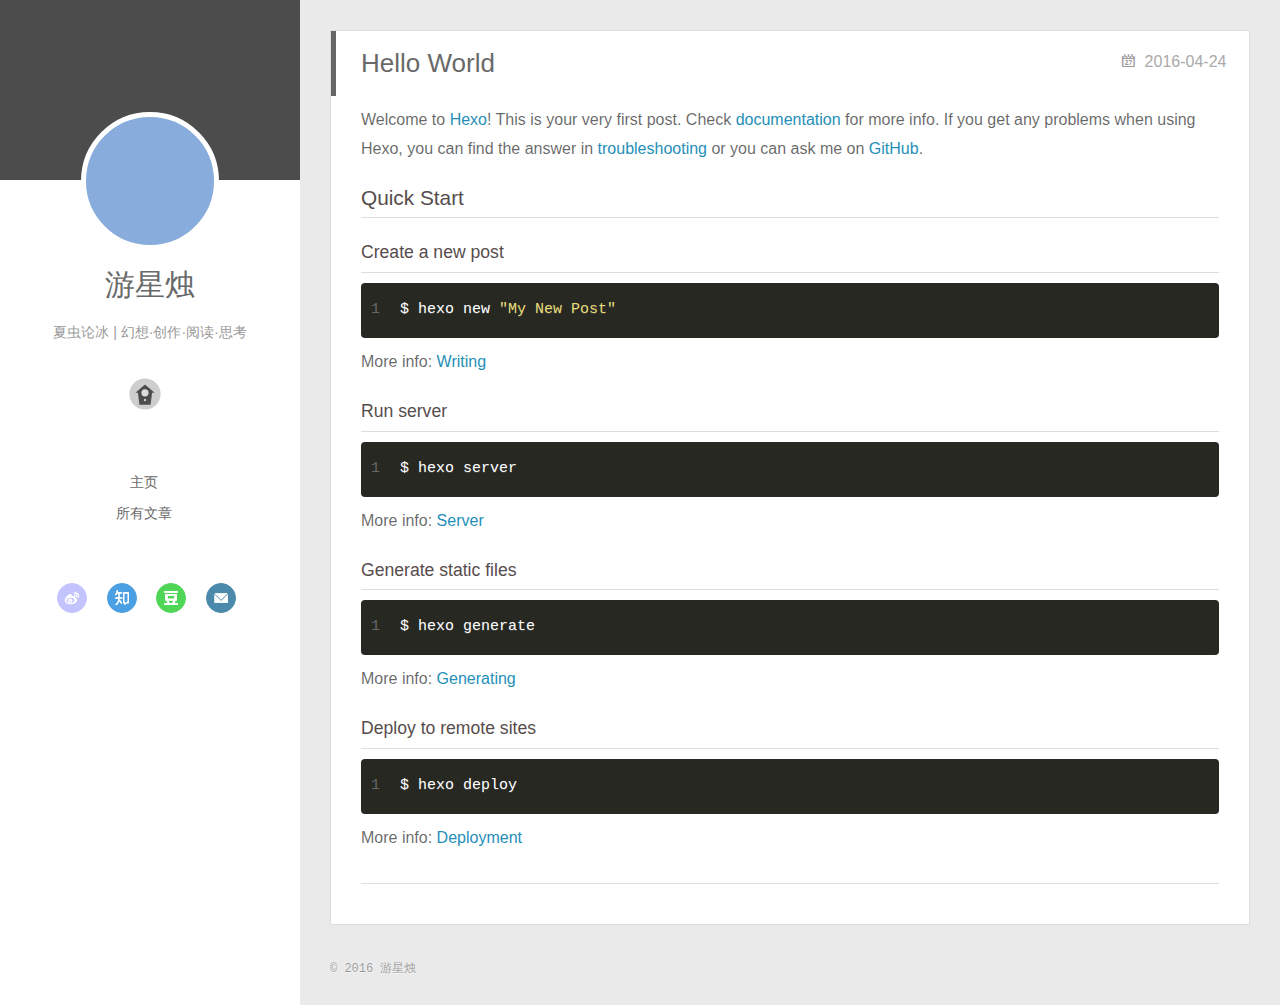
<file: index.html>
<!DOCTYPE html>
<html>
<head>
  <meta charset="utf-8">
  
  <meta http-equiv="X-UA-Compatible" content="IE=edge" >
  <title>夏虫论冰|游星烛的博客</title>
  <meta name="viewport" content="width=device-width, initial-scale=1, maximum-scale=1">
  <meta name="description" content="阅读·思考·幻想·创作">
<meta property="og:type" content="website">
<meta property="og:title" content="夏虫论冰|游星烛的博客">
<meta property="og:url" content="http://uxingzhu.github.io/index.html">
<meta property="og:site_name" content="夏虫论冰|游星烛的博客">
<meta property="og:description" content="阅读·思考·幻想·创作">
<meta name="twitter:card" content="summary">
<meta name="twitter:title" content="夏虫论冰|游星烛的博客">
<meta name="twitter:description" content="阅读·思考·幻想·创作">
  
    <link rel="alternative" href="/atom.xml" title="夏虫论冰|游星烛的博客" type="application/atom+xml">
  
  
    <link rel="icon" href="/img/uxingzhu.jpg">
  
  <link rel="stylesheet" href="/css/style.css">
</head>

<body>
  <div id="container">
    <div class="left-col">
    <div class="overlay"></div>
<div class="intrude-less">
	<header id="header" class="inner">
		<a href="/" class="profilepic">
			
			<img lazy-src="/img/uxingzhu.jpg" class="js-avatar">
			
		</a>

		<hgroup>
		  <h1 class="header-author"><a href="/">游星烛</a></h1>
		</hgroup>

		
		<p class="header-subtitle">夏虫论冰 | 幻想·创作·阅读·思考</p>
		

		
			<div class="switch-btn">
				<div class="icon">
					<div class="icon-ctn">
						<div class="icon-wrap icon-house" data-idx="0">
							<div class="birdhouse"></div>
							<div class="birdhouse_holes"></div>
						</div>
						<div class="icon-wrap icon-ribbon hide" data-idx="1">
							<div class="ribbon"></div>
						</div>
						
						
						<div class="icon-wrap icon-me hide" data-idx="3">
							<div class="user"></div>
							<div class="shoulder"></div>
						</div>
						
					</div>
					
				</div>
				<div class="tips-box hide">
					<div class="tips-arrow"></div>
					<ul class="tips-inner">
						<li>菜单</li>
						<li>标签</li>
						
						
						<li>关于我</li>
						
					</ul>
				</div>
			</div>
		

		<div class="switch-area">
			<div class="switch-wrap">
				<section class="switch-part switch-part1">
					<nav class="header-menu">
						<ul>
						
							<li><a href="/">主页</a></li>
				        
							<li><a href="/archives">所有文章</a></li>
				        
						</ul>
					</nav>
					<nav class="header-nav">
						<div class="social">
							
								<a class="weibo" target="_blank" href="http://weibo.com/uxingzhu" title="weibo">weibo</a>
					        
								<a class="zhihu" target="_blank" href="https://www.zhihu.com/people/uxingzhu" title="zhihu">zhihu</a>
					        
								<a class="douban" target="_blank" href="https://www.douban.com/people/uxingzhu/" title="douban">douban</a>
					        
								<a class="mail" target="_blank" href="mailto:uxingzhu@gmail.com" title="mail">mail</a>
					        
						</div>
					</nav>
				</section>
				
				
				<section class="switch-part switch-part2">
					<div class="widget tagcloud" id="js-tagcloud">
						
					</div>
				</section>
				
				
				

				
				
				<section class="switch-part switch-part3">
				
					<div id="js-aboutme">茫茫宇宙之海，你我皆为夏虫</div>
				</section>
				
			</div>
		</div>
	</header>				
</div>

    </div>
    <div class="mid-col">
      <nav id="mobile-nav">
  	<div class="overlay">
  		<div class="slider-trigger"></div>
  		<h1 class="header-author js-mobile-header hide">游星烛</h1>
  	</div>
	<div class="intrude-less">
		<header id="header" class="inner">
			<div class="profilepic">
			
				<img lazy-src="/img/uxingzhu.jpg" class="js-avatar">
			
			</div>
			<hgroup>
			  <h1 class="header-author">游星烛</h1>
			</hgroup>
			
			<p class="header-subtitle">夏虫论冰 | 幻想·创作·阅读·思考</p>
			
			<nav class="header-menu">
				<ul>
				
					<li><a href="/">主页</a></li>
		        
					<li><a href="/archives">所有文章</a></li>
		        
		        <div class="clearfix"></div>
				</ul>
			</nav>
			<nav class="header-nav">
				<div class="social">
					
						<a class="weibo" target="_blank" href="http://weibo.com/uxingzhu" title="weibo">weibo</a>
			        
						<a class="zhihu" target="_blank" href="https://www.zhihu.com/people/uxingzhu" title="zhihu">zhihu</a>
			        
						<a class="douban" target="_blank" href="https://www.douban.com/people/uxingzhu/" title="douban">douban</a>
			        
						<a class="mail" target="_blank" href="mailto:uxingzhu@gmail.com" title="mail">mail</a>
			        
				</div>
			</nav>
		</header>				
	</div>
</nav>

      <div class="body-wrap">
  
    <article id="post-hello-world" class="article article-type-post" itemscope itemprop="blogPost">
  
    <div class="article-meta">
      <a href="/2016/04/24/hello-world/" class="article-date">
  	<time datetime="2016-04-24T06:54:10.000Z" itemprop="datePublished">2016-04-24</time>
</a>
    </div>
  
  <div class="article-inner">
    
      <input type="hidden" class="isFancy" />
    
    
      <header class="article-header">
        
  
    <h1 itemprop="name">
      <a class="article-title" href="/2016/04/24/hello-world/">Hello World</a>
    </h1>
  

      </header>
      
    
    <div class="article-entry" itemprop="articleBody">
      
        <p>Welcome to <a href="https://hexo.io/" target="_blank" rel="external">Hexo</a>! This is your very first post. Check <a href="https://hexo.io/docs/" target="_blank" rel="external">documentation</a> for more info. If you get any problems when using Hexo, you can find the answer in <a href="https://hexo.io/docs/troubleshooting.html" target="_blank" rel="external">troubleshooting</a> or you can ask me on <a href="https://github.com/hexojs/hexo/issues" target="_blank" rel="external">GitHub</a>.</p>
<h2 id="Quick-Start"><a href="#Quick-Start" class="headerlink" title="Quick Start"></a>Quick Start</h2><h3 id="Create-a-new-post"><a href="#Create-a-new-post" class="headerlink" title="Create a new post"></a>Create a new post</h3><figure class="highlight bash"><table><tr><td class="gutter"><pre><span class="line">1</span><br></pre></td><td class="code"><pre><span class="line">$ hexo new <span class="string">"My New Post"</span></span><br></pre></td></tr></table></figure>
<p>More info: <a href="https://hexo.io/docs/writing.html" target="_blank" rel="external">Writing</a></p>
<h3 id="Run-server"><a href="#Run-server" class="headerlink" title="Run server"></a>Run server</h3><figure class="highlight bash"><table><tr><td class="gutter"><pre><span class="line">1</span><br></pre></td><td class="code"><pre><span class="line">$ hexo server</span><br></pre></td></tr></table></figure>
<p>More info: <a href="https://hexo.io/docs/server.html" target="_blank" rel="external">Server</a></p>
<h3 id="Generate-static-files"><a href="#Generate-static-files" class="headerlink" title="Generate static files"></a>Generate static files</h3><figure class="highlight bash"><table><tr><td class="gutter"><pre><span class="line">1</span><br></pre></td><td class="code"><pre><span class="line">$ hexo generate</span><br></pre></td></tr></table></figure>
<p>More info: <a href="https://hexo.io/docs/generating.html" target="_blank" rel="external">Generating</a></p>
<h3 id="Deploy-to-remote-sites"><a href="#Deploy-to-remote-sites" class="headerlink" title="Deploy to remote sites"></a>Deploy to remote sites</h3><figure class="highlight bash"><table><tr><td class="gutter"><pre><span class="line">1</span><br></pre></td><td class="code"><pre><span class="line">$ hexo deploy</span><br></pre></td></tr></table></figure>
<p>More info: <a href="https://hexo.io/docs/deployment.html" target="_blank" rel="external">Deployment</a></p>

      
    </div>
    
    <div class="article-info article-info-index">
      
      
      

      
      <div class="clearfix"></div>
    </div>
    
  </div>
  
</article>









  
  
</div>
      <footer id="footer">
  <div class="outer">
    <div id="footer-info">
    	<div class="footer-left">
    		&copy; 2016 游星烛
    	</div>
<!--       	<div class="footer-right">
      		<a href="http://hexo.io/" target="_blank">Hexo</a>  Theme <a href="https://github.com/litten/hexo-theme-yilia" target="_blank">Yilia</a> by Litten
      	</div> -->
    </div>
  </div>
</footer>
    </div>
    
  <link rel="stylesheet" href="/fancybox/jquery.fancybox.css">


<script>
	var yiliaConfig = {
		fancybox: true,
		mathjax: true,
		animate: true,
		isHome: true,
		isPost: false,
		isArchive: false,
		isTag: false,
		isCategory: false,
		open_in_new: true
	}
</script>
<script src="http://7.url.cn/edu/jslib/comb/require-2.1.6,jquery-1.9.1.min.js"></script>
<script src="/js/main.js"></script>






<script type="text/x-mathjax-config">
MathJax.Hub.Config({
    tex2jax: {
        inlineMath: [ ['$','$'], ["\\(","\\)"]  ],
        processEscapes: true,
        skipTags: ['script', 'noscript', 'style', 'textarea', 'pre', 'code']
    }
});

MathJax.Hub.Queue(function() {
    var all = MathJax.Hub.getAllJax(), i;
    for(i=0; i < all.length; i += 1) {
        all[i].SourceElement().parentNode.className += ' has-jax';                 
    }       
});
</script>

<script type="text/javascript" src="http://cdn.mathjax.org/mathjax/latest/MathJax.js?config=TeX-AMS-MML_HTMLorMML">
</script>


  </div>
</body>
</html>
</file>
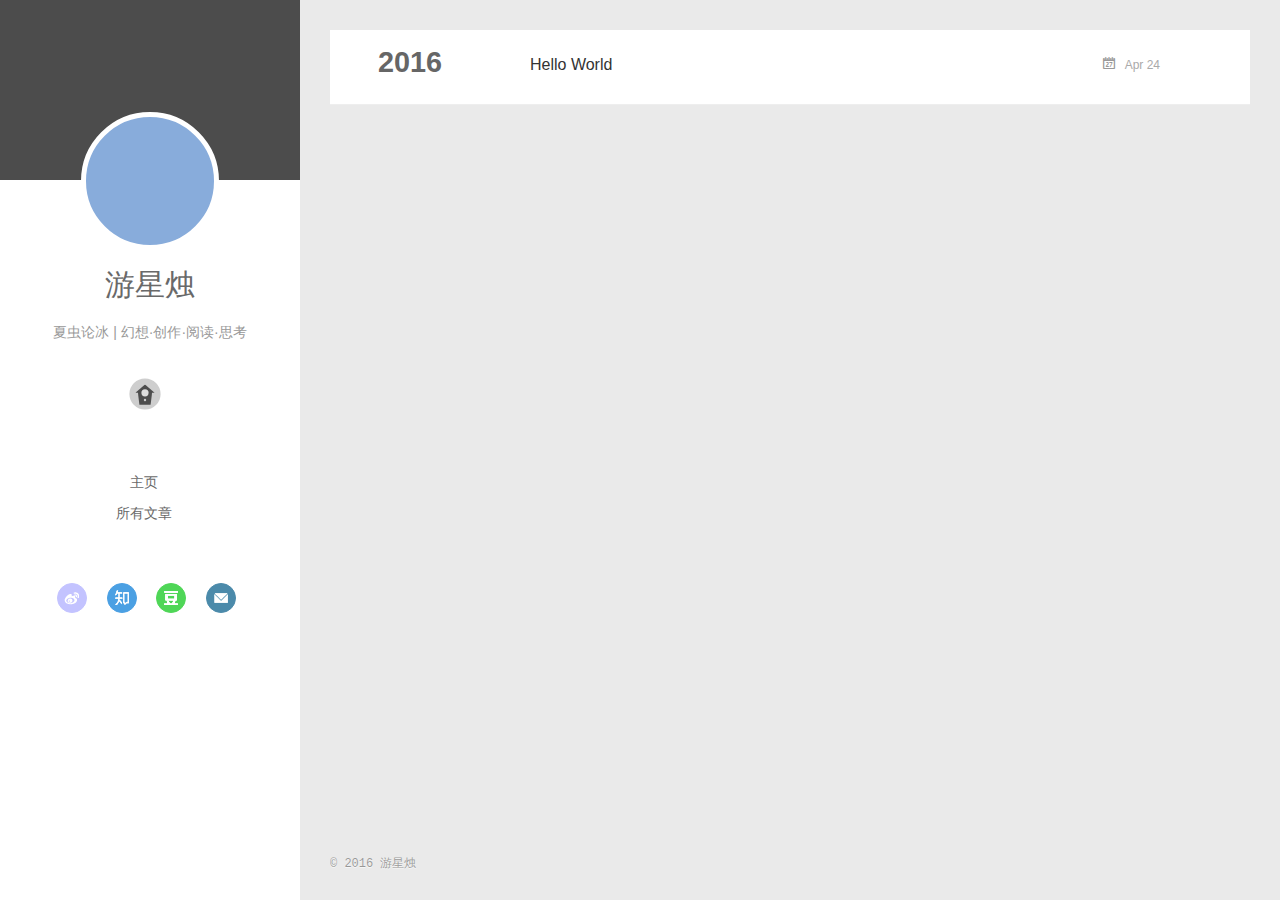
<file: archives/index.html>
<!DOCTYPE html>
<html>
<head>
  <meta charset="utf-8">
  
  <meta http-equiv="X-UA-Compatible" content="IE=edge" >
  <title>Archives | 夏虫论冰|游星烛的博客</title>
  <meta name="viewport" content="width=device-width, initial-scale=1, maximum-scale=1">
  <meta name="description" content="阅读·思考·幻想·创作">
<meta property="og:type" content="website">
<meta property="og:title" content="夏虫论冰|游星烛的博客">
<meta property="og:url" content="http://uxingzhu.github.io/archives/index.html">
<meta property="og:site_name" content="夏虫论冰|游星烛的博客">
<meta property="og:description" content="阅读·思考·幻想·创作">
<meta name="twitter:card" content="summary">
<meta name="twitter:title" content="夏虫论冰|游星烛的博客">
<meta name="twitter:description" content="阅读·思考·幻想·创作">
  
    <link rel="alternative" href="/atom.xml" title="夏虫论冰|游星烛的博客" type="application/atom+xml">
  
  
    <link rel="icon" href="/img/uxingzhu.jpg">
  
  <link rel="stylesheet" href="/css/style.css">
</head>

<body>
  <div id="container">
    <div class="left-col">
    <div class="overlay"></div>
<div class="intrude-less">
	<header id="header" class="inner">
		<a href="/" class="profilepic">
			
			<img lazy-src="/img/uxingzhu.jpg" class="js-avatar">
			
		</a>

		<hgroup>
		  <h1 class="header-author"><a href="/">游星烛</a></h1>
		</hgroup>

		
		<p class="header-subtitle">夏虫论冰 | 幻想·创作·阅读·思考</p>
		

		
			<div class="switch-btn">
				<div class="icon">
					<div class="icon-ctn">
						<div class="icon-wrap icon-house" data-idx="0">
							<div class="birdhouse"></div>
							<div class="birdhouse_holes"></div>
						</div>
						<div class="icon-wrap icon-ribbon hide" data-idx="1">
							<div class="ribbon"></div>
						</div>
						
						
						<div class="icon-wrap icon-me hide" data-idx="3">
							<div class="user"></div>
							<div class="shoulder"></div>
						</div>
						
					</div>
					
				</div>
				<div class="tips-box hide">
					<div class="tips-arrow"></div>
					<ul class="tips-inner">
						<li>菜单</li>
						<li>标签</li>
						
						
						<li>关于我</li>
						
					</ul>
				</div>
			</div>
		

		<div class="switch-area">
			<div class="switch-wrap">
				<section class="switch-part switch-part1">
					<nav class="header-menu">
						<ul>
						
							<li><a href="/">主页</a></li>
				        
							<li><a href="/archives">所有文章</a></li>
				        
						</ul>
					</nav>
					<nav class="header-nav">
						<div class="social">
							
								<a class="weibo" target="_blank" href="http://weibo.com/uxingzhu" title="weibo">weibo</a>
					        
								<a class="zhihu" target="_blank" href="https://www.zhihu.com/people/uxingzhu" title="zhihu">zhihu</a>
					        
								<a class="douban" target="_blank" href="https://www.douban.com/people/uxingzhu/" title="douban">douban</a>
					        
								<a class="mail" target="_blank" href="mailto:uxingzhu@gmail.com" title="mail">mail</a>
					        
						</div>
					</nav>
				</section>
				
				
				<section class="switch-part switch-part2">
					<div class="widget tagcloud" id="js-tagcloud">
						
					</div>
				</section>
				
				
				

				
				
				<section class="switch-part switch-part3">
				
					<div id="js-aboutme">茫茫宇宙之海，你我皆为夏虫</div>
				</section>
				
			</div>
		</div>
	</header>				
</div>

    </div>
    <div class="mid-col">
      <nav id="mobile-nav">
  	<div class="overlay">
  		<div class="slider-trigger"></div>
  		<h1 class="header-author js-mobile-header hide">游星烛</h1>
  	</div>
	<div class="intrude-less">
		<header id="header" class="inner">
			<div class="profilepic">
			
				<img lazy-src="/img/uxingzhu.jpg" class="js-avatar">
			
			</div>
			<hgroup>
			  <h1 class="header-author">游星烛</h1>
			</hgroup>
			
			<p class="header-subtitle">夏虫论冰 | 幻想·创作·阅读·思考</p>
			
			<nav class="header-menu">
				<ul>
				
					<li><a href="/">主页</a></li>
		        
					<li><a href="/archives">所有文章</a></li>
		        
		        <div class="clearfix"></div>
				</ul>
			</nav>
			<nav class="header-nav">
				<div class="social">
					
						<a class="weibo" target="_blank" href="http://weibo.com/uxingzhu" title="weibo">weibo</a>
			        
						<a class="zhihu" target="_blank" href="https://www.zhihu.com/people/uxingzhu" title="zhihu">zhihu</a>
			        
						<a class="douban" target="_blank" href="https://www.douban.com/people/uxingzhu/" title="douban">douban</a>
			        
						<a class="mail" target="_blank" href="mailto:uxingzhu@gmail.com" title="mail">mail</a>
			        
				</div>
			</nav>
		</header>				
	</div>
</nav>

      <div class="body-wrap">
  
  
    
    
      
      
      <section class="archives-wrap">
        <div class="archive-year-wrap">
          <a href="/archives/2016" class="archive-year">2016</a>
        </div>
        <div class="archives">
    
    <article class="archive-article archive-type-post">
  <div class="archive-article-inner">
    <header class="archive-article-header">
      	<div class="article-meta">
	      	<a href="/2016/04/24/hello-world/" class="archive-article-date">
  	<time datetime="2016-04-24T06:54:10.000Z" itemprop="datePublished">Apr 24</time>
</a>
        </div>
    	 
  
    <h1 itemprop="name">
      <a class="archive-article-title" href="/2016/04/24/hello-world/">Hello World</a>
    </h1>
  

        <div class="article-info info-on-right">
          
          

        </div>
        <div class="clearfix"></div>
    </header>
  </div>
</article>
  
  
    </div></section>
  

    

</div>
      <footer id="footer">
  <div class="outer">
    <div id="footer-info">
    	<div class="footer-left">
    		&copy; 2016 游星烛
    	</div>
<!--       	<div class="footer-right">
      		<a href="http://hexo.io/" target="_blank">Hexo</a>  Theme <a href="https://github.com/litten/hexo-theme-yilia" target="_blank">Yilia</a> by Litten
      	</div> -->
    </div>
  </div>
</footer>
    </div>
    
  <link rel="stylesheet" href="/fancybox/jquery.fancybox.css">


<script>
	var yiliaConfig = {
		fancybox: true,
		mathjax: true,
		animate: true,
		isHome: false,
		isPost: false,
		isArchive: true,
		isTag: false,
		isCategory: false,
		open_in_new: true
	}
</script>
<script src="http://7.url.cn/edu/jslib/comb/require-2.1.6,jquery-1.9.1.min.js"></script>
<script src="/js/main.js"></script>






<script type="text/x-mathjax-config">
MathJax.Hub.Config({
    tex2jax: {
        inlineMath: [ ['$','$'], ["\\(","\\)"]  ],
        processEscapes: true,
        skipTags: ['script', 'noscript', 'style', 'textarea', 'pre', 'code']
    }
});

MathJax.Hub.Queue(function() {
    var all = MathJax.Hub.getAllJax(), i;
    for(i=0; i < all.length; i += 1) {
        all[i].SourceElement().parentNode.className += ' has-jax';                 
    }       
});
</script>

<script type="text/javascript" src="http://cdn.mathjax.org/mathjax/latest/MathJax.js?config=TeX-AMS-MML_HTMLorMML">
</script>


  </div>
</body>
</html>
</file>
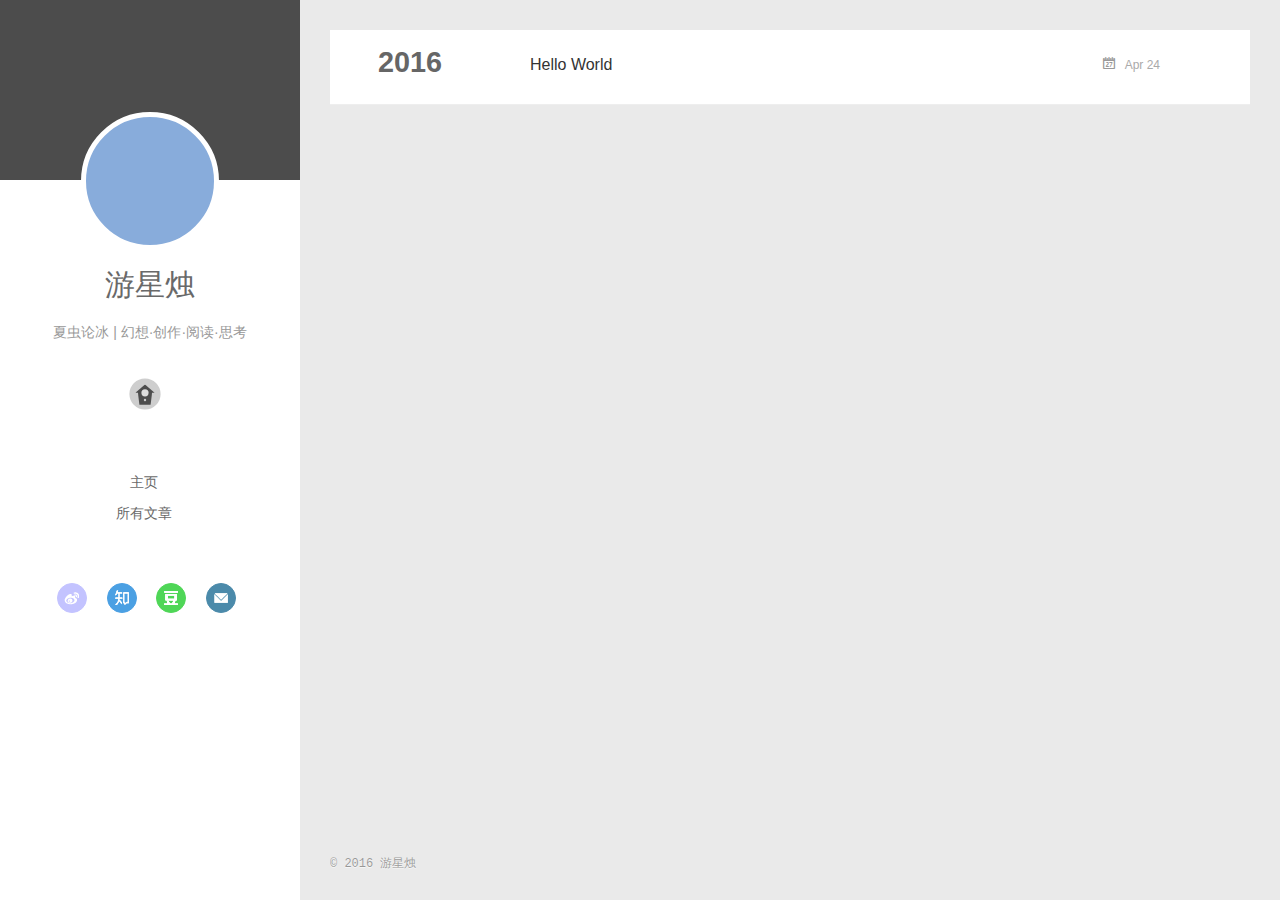
<file: archives/2016/index.html>
<!DOCTYPE html>
<html>
<head>
  <meta charset="utf-8">
  
  <meta http-equiv="X-UA-Compatible" content="IE=edge" >
  <title>Archives: 2016 | 夏虫论冰|游星烛的博客</title>
  <meta name="viewport" content="width=device-width, initial-scale=1, maximum-scale=1">
  <meta name="description" content="阅读·思考·幻想·创作">
<meta property="og:type" content="website">
<meta property="og:title" content="夏虫论冰|游星烛的博客">
<meta property="og:url" content="http://uxingzhu.github.io/archives/2016/index.html">
<meta property="og:site_name" content="夏虫论冰|游星烛的博客">
<meta property="og:description" content="阅读·思考·幻想·创作">
<meta name="twitter:card" content="summary">
<meta name="twitter:title" content="夏虫论冰|游星烛的博客">
<meta name="twitter:description" content="阅读·思考·幻想·创作">
  
    <link rel="alternative" href="/atom.xml" title="夏虫论冰|游星烛的博客" type="application/atom+xml">
  
  
    <link rel="icon" href="/img/uxingzhu.jpg">
  
  <link rel="stylesheet" href="/css/style.css">
</head>

<body>
  <div id="container">
    <div class="left-col">
    <div class="overlay"></div>
<div class="intrude-less">
	<header id="header" class="inner">
		<a href="/" class="profilepic">
			
			<img lazy-src="/img/uxingzhu.jpg" class="js-avatar">
			
		</a>

		<hgroup>
		  <h1 class="header-author"><a href="/">游星烛</a></h1>
		</hgroup>

		
		<p class="header-subtitle">夏虫论冰 | 幻想·创作·阅读·思考</p>
		

		
			<div class="switch-btn">
				<div class="icon">
					<div class="icon-ctn">
						<div class="icon-wrap icon-house" data-idx="0">
							<div class="birdhouse"></div>
							<div class="birdhouse_holes"></div>
						</div>
						<div class="icon-wrap icon-ribbon hide" data-idx="1">
							<div class="ribbon"></div>
						</div>
						
						
						<div class="icon-wrap icon-me hide" data-idx="3">
							<div class="user"></div>
							<div class="shoulder"></div>
						</div>
						
					</div>
					
				</div>
				<div class="tips-box hide">
					<div class="tips-arrow"></div>
					<ul class="tips-inner">
						<li>菜单</li>
						<li>标签</li>
						
						
						<li>关于我</li>
						
					</ul>
				</div>
			</div>
		

		<div class="switch-area">
			<div class="switch-wrap">
				<section class="switch-part switch-part1">
					<nav class="header-menu">
						<ul>
						
							<li><a href="/">主页</a></li>
				        
							<li><a href="/archives">所有文章</a></li>
				        
						</ul>
					</nav>
					<nav class="header-nav">
						<div class="social">
							
								<a class="weibo" target="_blank" href="http://weibo.com/uxingzhu" title="weibo">weibo</a>
					        
								<a class="zhihu" target="_blank" href="https://www.zhihu.com/people/uxingzhu" title="zhihu">zhihu</a>
					        
								<a class="douban" target="_blank" href="https://www.douban.com/people/uxingzhu/" title="douban">douban</a>
					        
								<a class="mail" target="_blank" href="mailto:uxingzhu@gmail.com" title="mail">mail</a>
					        
						</div>
					</nav>
				</section>
				
				
				<section class="switch-part switch-part2">
					<div class="widget tagcloud" id="js-tagcloud">
						
					</div>
				</section>
				
				
				

				
				
				<section class="switch-part switch-part3">
				
					<div id="js-aboutme">茫茫宇宙之海，你我皆为夏虫</div>
				</section>
				
			</div>
		</div>
	</header>				
</div>

    </div>
    <div class="mid-col">
      <nav id="mobile-nav">
  	<div class="overlay">
  		<div class="slider-trigger"></div>
  		<h1 class="header-author js-mobile-header hide">游星烛</h1>
  	</div>
	<div class="intrude-less">
		<header id="header" class="inner">
			<div class="profilepic">
			
				<img lazy-src="/img/uxingzhu.jpg" class="js-avatar">
			
			</div>
			<hgroup>
			  <h1 class="header-author">游星烛</h1>
			</hgroup>
			
			<p class="header-subtitle">夏虫论冰 | 幻想·创作·阅读·思考</p>
			
			<nav class="header-menu">
				<ul>
				
					<li><a href="/">主页</a></li>
		        
					<li><a href="/archives">所有文章</a></li>
		        
		        <div class="clearfix"></div>
				</ul>
			</nav>
			<nav class="header-nav">
				<div class="social">
					
						<a class="weibo" target="_blank" href="http://weibo.com/uxingzhu" title="weibo">weibo</a>
			        
						<a class="zhihu" target="_blank" href="https://www.zhihu.com/people/uxingzhu" title="zhihu">zhihu</a>
			        
						<a class="douban" target="_blank" href="https://www.douban.com/people/uxingzhu/" title="douban">douban</a>
			        
						<a class="mail" target="_blank" href="mailto:uxingzhu@gmail.com" title="mail">mail</a>
			        
				</div>
			</nav>
		</header>				
	</div>
</nav>

      <div class="body-wrap">
  
  
    
    
      
      
      <section class="archives-wrap">
        <div class="archive-year-wrap">
          <a href="/archives/2016" class="archive-year">2016</a>
        </div>
        <div class="archives">
    
    <article class="archive-article archive-type-post">
  <div class="archive-article-inner">
    <header class="archive-article-header">
      	<div class="article-meta">
	      	<a href="/2016/04/24/hello-world/" class="archive-article-date">
  	<time datetime="2016-04-24T06:54:10.000Z" itemprop="datePublished">Apr 24</time>
</a>
        </div>
    	 
  
    <h1 itemprop="name">
      <a class="archive-article-title" href="/2016/04/24/hello-world/">Hello World</a>
    </h1>
  

        <div class="article-info info-on-right">
          
          

        </div>
        <div class="clearfix"></div>
    </header>
  </div>
</article>
  
  
    </div></section>
  

    

</div>
      <footer id="footer">
  <div class="outer">
    <div id="footer-info">
    	<div class="footer-left">
    		&copy; 2016 游星烛
    	</div>
<!--       	<div class="footer-right">
      		<a href="http://hexo.io/" target="_blank">Hexo</a>  Theme <a href="https://github.com/litten/hexo-theme-yilia" target="_blank">Yilia</a> by Litten
      	</div> -->
    </div>
  </div>
</footer>
    </div>
    
  <link rel="stylesheet" href="/fancybox/jquery.fancybox.css">


<script>
	var yiliaConfig = {
		fancybox: true,
		mathjax: true,
		animate: true,
		isHome: false,
		isPost: false,
		isArchive: true,
		isTag: false,
		isCategory: false,
		open_in_new: true
	}
</script>
<script src="http://7.url.cn/edu/jslib/comb/require-2.1.6,jquery-1.9.1.min.js"></script>
<script src="/js/main.js"></script>






<script type="text/x-mathjax-config">
MathJax.Hub.Config({
    tex2jax: {
        inlineMath: [ ['$','$'], ["\\(","\\)"]  ],
        processEscapes: true,
        skipTags: ['script', 'noscript', 'style', 'textarea', 'pre', 'code']
    }
});

MathJax.Hub.Queue(function() {
    var all = MathJax.Hub.getAllJax(), i;
    for(i=0; i < all.length; i += 1) {
        all[i].SourceElement().parentNode.className += ' has-jax';                 
    }       
});
</script>

<script type="text/javascript" src="http://cdn.mathjax.org/mathjax/latest/MathJax.js?config=TeX-AMS-MML_HTMLorMML">
</script>


  </div>
</body>
</html>
</file>
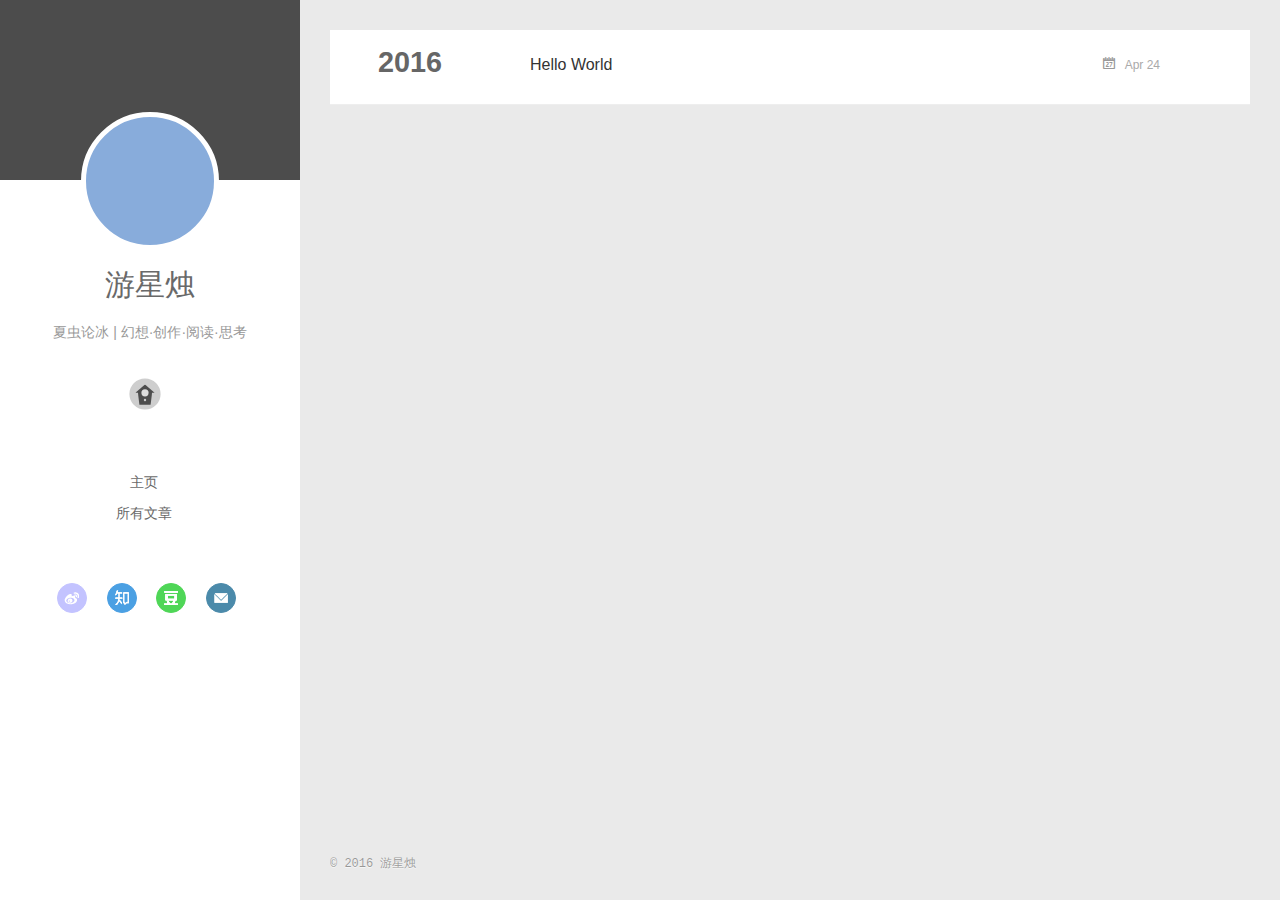
<file: archives/2016/04/index.html>
<!DOCTYPE html>
<html>
<head>
  <meta charset="utf-8">
  
  <meta http-equiv="X-UA-Compatible" content="IE=edge" >
  <title>Archives: 2016/4 | 夏虫论冰|游星烛的博客</title>
  <meta name="viewport" content="width=device-width, initial-scale=1, maximum-scale=1">
  <meta name="description" content="阅读·思考·幻想·创作">
<meta property="og:type" content="website">
<meta property="og:title" content="夏虫论冰|游星烛的博客">
<meta property="og:url" content="http://uxingzhu.github.io/archives/2016/04/index.html">
<meta property="og:site_name" content="夏虫论冰|游星烛的博客">
<meta property="og:description" content="阅读·思考·幻想·创作">
<meta name="twitter:card" content="summary">
<meta name="twitter:title" content="夏虫论冰|游星烛的博客">
<meta name="twitter:description" content="阅读·思考·幻想·创作">
  
    <link rel="alternative" href="/atom.xml" title="夏虫论冰|游星烛的博客" type="application/atom+xml">
  
  
    <link rel="icon" href="/img/uxingzhu.jpg">
  
  <link rel="stylesheet" href="/css/style.css">
</head>

<body>
  <div id="container">
    <div class="left-col">
    <div class="overlay"></div>
<div class="intrude-less">
	<header id="header" class="inner">
		<a href="/" class="profilepic">
			
			<img lazy-src="/img/uxingzhu.jpg" class="js-avatar">
			
		</a>

		<hgroup>
		  <h1 class="header-author"><a href="/">游星烛</a></h1>
		</hgroup>

		
		<p class="header-subtitle">夏虫论冰 | 幻想·创作·阅读·思考</p>
		

		
			<div class="switch-btn">
				<div class="icon">
					<div class="icon-ctn">
						<div class="icon-wrap icon-house" data-idx="0">
							<div class="birdhouse"></div>
							<div class="birdhouse_holes"></div>
						</div>
						<div class="icon-wrap icon-ribbon hide" data-idx="1">
							<div class="ribbon"></div>
						</div>
						
						
						<div class="icon-wrap icon-me hide" data-idx="3">
							<div class="user"></div>
							<div class="shoulder"></div>
						</div>
						
					</div>
					
				</div>
				<div class="tips-box hide">
					<div class="tips-arrow"></div>
					<ul class="tips-inner">
						<li>菜单</li>
						<li>标签</li>
						
						
						<li>关于我</li>
						
					</ul>
				</div>
			</div>
		

		<div class="switch-area">
			<div class="switch-wrap">
				<section class="switch-part switch-part1">
					<nav class="header-menu">
						<ul>
						
							<li><a href="/">主页</a></li>
				        
							<li><a href="/archives">所有文章</a></li>
				        
						</ul>
					</nav>
					<nav class="header-nav">
						<div class="social">
							
								<a class="weibo" target="_blank" href="http://weibo.com/uxingzhu" title="weibo">weibo</a>
					        
								<a class="zhihu" target="_blank" href="https://www.zhihu.com/people/uxingzhu" title="zhihu">zhihu</a>
					        
								<a class="douban" target="_blank" href="https://www.douban.com/people/uxingzhu/" title="douban">douban</a>
					        
								<a class="mail" target="_blank" href="mailto:uxingzhu@gmail.com" title="mail">mail</a>
					        
						</div>
					</nav>
				</section>
				
				
				<section class="switch-part switch-part2">
					<div class="widget tagcloud" id="js-tagcloud">
						
					</div>
				</section>
				
				
				

				
				
				<section class="switch-part switch-part3">
				
					<div id="js-aboutme">茫茫宇宙之海，你我皆为夏虫</div>
				</section>
				
			</div>
		</div>
	</header>				
</div>

    </div>
    <div class="mid-col">
      <nav id="mobile-nav">
  	<div class="overlay">
  		<div class="slider-trigger"></div>
  		<h1 class="header-author js-mobile-header hide">游星烛</h1>
  	</div>
	<div class="intrude-less">
		<header id="header" class="inner">
			<div class="profilepic">
			
				<img lazy-src="/img/uxingzhu.jpg" class="js-avatar">
			
			</div>
			<hgroup>
			  <h1 class="header-author">游星烛</h1>
			</hgroup>
			
			<p class="header-subtitle">夏虫论冰 | 幻想·创作·阅读·思考</p>
			
			<nav class="header-menu">
				<ul>
				
					<li><a href="/">主页</a></li>
		        
					<li><a href="/archives">所有文章</a></li>
		        
		        <div class="clearfix"></div>
				</ul>
			</nav>
			<nav class="header-nav">
				<div class="social">
					
						<a class="weibo" target="_blank" href="http://weibo.com/uxingzhu" title="weibo">weibo</a>
			        
						<a class="zhihu" target="_blank" href="https://www.zhihu.com/people/uxingzhu" title="zhihu">zhihu</a>
			        
						<a class="douban" target="_blank" href="https://www.douban.com/people/uxingzhu/" title="douban">douban</a>
			        
						<a class="mail" target="_blank" href="mailto:uxingzhu@gmail.com" title="mail">mail</a>
			        
				</div>
			</nav>
		</header>				
	</div>
</nav>

      <div class="body-wrap">
  
  
    
    
      
      
      <section class="archives-wrap">
        <div class="archive-year-wrap">
          <a href="/archives/2016" class="archive-year">2016</a>
        </div>
        <div class="archives">
    
    <article class="archive-article archive-type-post">
  <div class="archive-article-inner">
    <header class="archive-article-header">
      	<div class="article-meta">
	      	<a href="/2016/04/24/hello-world/" class="archive-article-date">
  	<time datetime="2016-04-24T06:54:10.000Z" itemprop="datePublished">Apr 24</time>
</a>
        </div>
    	 
  
    <h1 itemprop="name">
      <a class="archive-article-title" href="/2016/04/24/hello-world/">Hello World</a>
    </h1>
  

        <div class="article-info info-on-right">
          
          

        </div>
        <div class="clearfix"></div>
    </header>
  </div>
</article>
  
  
    </div></section>
  

    

</div>
      <footer id="footer">
  <div class="outer">
    <div id="footer-info">
    	<div class="footer-left">
    		&copy; 2016 游星烛
    	</div>
<!--       	<div class="footer-right">
      		<a href="http://hexo.io/" target="_blank">Hexo</a>  Theme <a href="https://github.com/litten/hexo-theme-yilia" target="_blank">Yilia</a> by Litten
      	</div> -->
    </div>
  </div>
</footer>
    </div>
    
  <link rel="stylesheet" href="/fancybox/jquery.fancybox.css">


<script>
	var yiliaConfig = {
		fancybox: true,
		mathjax: true,
		animate: true,
		isHome: false,
		isPost: false,
		isArchive: true,
		isTag: false,
		isCategory: false,
		open_in_new: true
	}
</script>
<script src="http://7.url.cn/edu/jslib/comb/require-2.1.6,jquery-1.9.1.min.js"></script>
<script src="/js/main.js"></script>






<script type="text/x-mathjax-config">
MathJax.Hub.Config({
    tex2jax: {
        inlineMath: [ ['$','$'], ["\\(","\\)"]  ],
        processEscapes: true,
        skipTags: ['script', 'noscript', 'style', 'textarea', 'pre', 'code']
    }
});

MathJax.Hub.Queue(function() {
    var all = MathJax.Hub.getAllJax(), i;
    for(i=0; i < all.length; i += 1) {
        all[i].SourceElement().parentNode.className += ' has-jax';                 
    }       
});
</script>

<script type="text/javascript" src="http://cdn.mathjax.org/mathjax/latest/MathJax.js?config=TeX-AMS-MML_HTMLorMML">
</script>


  </div>
</body>
</html>
</file>
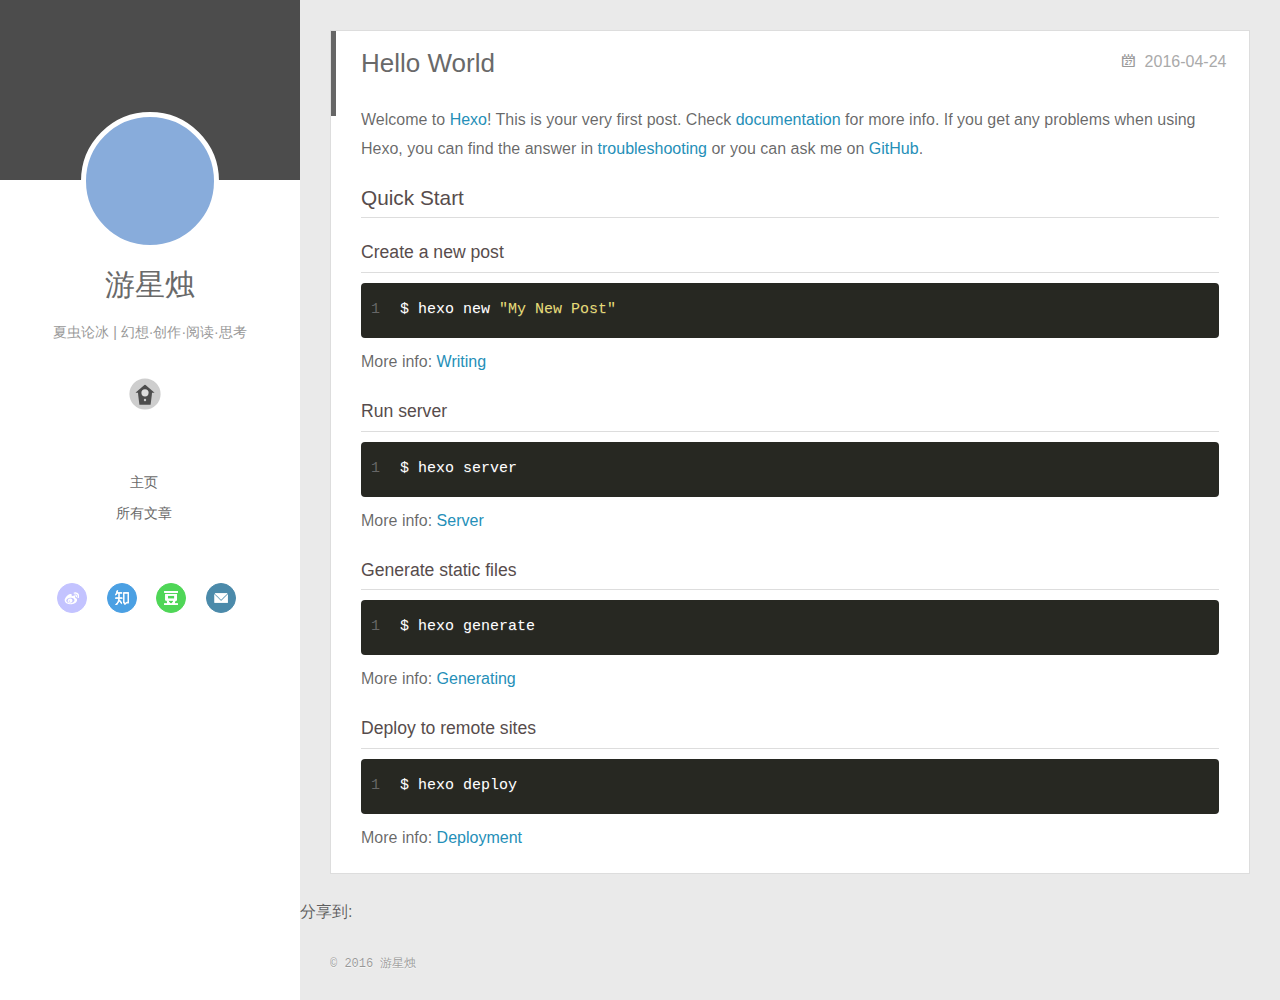
<file: 2016/04/24/hello-world/index.html>
<!DOCTYPE html>
<html>
<head>
  <meta charset="utf-8">
  
  <meta http-equiv="X-UA-Compatible" content="IE=edge" >
  <title>Hello World | 夏虫论冰|游星烛的博客</title>
  <meta name="viewport" content="width=device-width, initial-scale=1, maximum-scale=1">
  <meta name="description" content="Welcome to Hexo! This is your very first post. Check documentation for more info. If you get any problems when using Hexo, you can find the answer in troubleshooting or you can ask me on GitHub.
Quick">
<meta property="og:type" content="article">
<meta property="og:title" content="Hello World">
<meta property="og:url" content="http://uxingzhu.github.io/2016/04/24/hello-world/index.html">
<meta property="og:site_name" content="夏虫论冰|游星烛的博客">
<meta property="og:description" content="Welcome to Hexo! This is your very first post. Check documentation for more info. If you get any problems when using Hexo, you can find the answer in troubleshooting or you can ask me on GitHub.
Quick">
<meta property="og:updated_time" content="2016-04-24T06:54:10.000Z">
<meta name="twitter:card" content="summary">
<meta name="twitter:title" content="Hello World">
<meta name="twitter:description" content="Welcome to Hexo! This is your very first post. Check documentation for more info. If you get any problems when using Hexo, you can find the answer in troubleshooting or you can ask me on GitHub.
Quick">
  
    <link rel="alternative" href="/atom.xml" title="夏虫论冰|游星烛的博客" type="application/atom+xml">
  
  
    <link rel="icon" href="/img/uxingzhu.jpg">
  
  <link rel="stylesheet" href="/css/style.css">
</head>

<body>
  <div id="container">
    <div class="left-col">
    <div class="overlay"></div>
<div class="intrude-less">
	<header id="header" class="inner">
		<a href="/" class="profilepic">
			
			<img lazy-src="/img/uxingzhu.jpg" class="js-avatar">
			
		</a>

		<hgroup>
		  <h1 class="header-author"><a href="/">游星烛</a></h1>
		</hgroup>

		
		<p class="header-subtitle">夏虫论冰 | 幻想·创作·阅读·思考</p>
		

		
			<div class="switch-btn">
				<div class="icon">
					<div class="icon-ctn">
						<div class="icon-wrap icon-house" data-idx="0">
							<div class="birdhouse"></div>
							<div class="birdhouse_holes"></div>
						</div>
						<div class="icon-wrap icon-ribbon hide" data-idx="1">
							<div class="ribbon"></div>
						</div>
						
						
						<div class="icon-wrap icon-me hide" data-idx="3">
							<div class="user"></div>
							<div class="shoulder"></div>
						</div>
						
					</div>
					
				</div>
				<div class="tips-box hide">
					<div class="tips-arrow"></div>
					<ul class="tips-inner">
						<li>菜单</li>
						<li>标签</li>
						
						
						<li>关于我</li>
						
					</ul>
				</div>
			</div>
		

		<div class="switch-area">
			<div class="switch-wrap">
				<section class="switch-part switch-part1">
					<nav class="header-menu">
						<ul>
						
							<li><a href="/">主页</a></li>
				        
							<li><a href="/archives">所有文章</a></li>
				        
						</ul>
					</nav>
					<nav class="header-nav">
						<div class="social">
							
								<a class="weibo" target="_blank" href="http://weibo.com/uxingzhu" title="weibo">weibo</a>
					        
								<a class="zhihu" target="_blank" href="https://www.zhihu.com/people/uxingzhu" title="zhihu">zhihu</a>
					        
								<a class="douban" target="_blank" href="https://www.douban.com/people/uxingzhu/" title="douban">douban</a>
					        
								<a class="mail" target="_blank" href="mailto:uxingzhu@gmail.com" title="mail">mail</a>
					        
						</div>
					</nav>
				</section>
				
				
				<section class="switch-part switch-part2">
					<div class="widget tagcloud" id="js-tagcloud">
						
					</div>
				</section>
				
				
				

				
				
				<section class="switch-part switch-part3">
				
					<div id="js-aboutme">茫茫宇宙之海，你我皆为夏虫</div>
				</section>
				
			</div>
		</div>
	</header>				
</div>

    </div>
    <div class="mid-col">
      <nav id="mobile-nav">
  	<div class="overlay">
  		<div class="slider-trigger"></div>
  		<h1 class="header-author js-mobile-header hide">游星烛</h1>
  	</div>
	<div class="intrude-less">
		<header id="header" class="inner">
			<div class="profilepic">
			
				<img lazy-src="/img/uxingzhu.jpg" class="js-avatar">
			
			</div>
			<hgroup>
			  <h1 class="header-author">游星烛</h1>
			</hgroup>
			
			<p class="header-subtitle">夏虫论冰 | 幻想·创作·阅读·思考</p>
			
			<nav class="header-menu">
				<ul>
				
					<li><a href="/">主页</a></li>
		        
					<li><a href="/archives">所有文章</a></li>
		        
		        <div class="clearfix"></div>
				</ul>
			</nav>
			<nav class="header-nav">
				<div class="social">
					
						<a class="weibo" target="_blank" href="http://weibo.com/uxingzhu" title="weibo">weibo</a>
			        
						<a class="zhihu" target="_blank" href="https://www.zhihu.com/people/uxingzhu" title="zhihu">zhihu</a>
			        
						<a class="douban" target="_blank" href="https://www.douban.com/people/uxingzhu/" title="douban">douban</a>
			        
						<a class="mail" target="_blank" href="mailto:uxingzhu@gmail.com" title="mail">mail</a>
			        
				</div>
			</nav>
		</header>				
	</div>
</nav>

      <div class="body-wrap"><article id="post-hello-world" class="article article-type-post" itemscope itemprop="blogPost">
  
    <div class="article-meta">
      <a href="/2016/04/24/hello-world/" class="article-date">
  	<time datetime="2016-04-24T06:54:10.000Z" itemprop="datePublished">2016-04-24</time>
</a>
    </div>
  
  <div class="article-inner">
    
      <input type="hidden" class="isFancy" />
    
    
      <header class="article-header">
        
  
    <h1 class="article-title" itemprop="name">
      Hello World
    </h1>
  

      </header>
      
      <div class="article-info article-info-post">
        
        

        <div class="clearfix"></div>
      </div>
      
    
    <div class="article-entry" itemprop="articleBody">
      
        <p>Welcome to <a href="https://hexo.io/" target="_blank" rel="external">Hexo</a>! This is your very first post. Check <a href="https://hexo.io/docs/" target="_blank" rel="external">documentation</a> for more info. If you get any problems when using Hexo, you can find the answer in <a href="https://hexo.io/docs/troubleshooting.html" target="_blank" rel="external">troubleshooting</a> or you can ask me on <a href="https://github.com/hexojs/hexo/issues" target="_blank" rel="external">GitHub</a>.</p>
<h2 id="Quick-Start"><a href="#Quick-Start" class="headerlink" title="Quick Start"></a>Quick Start</h2><h3 id="Create-a-new-post"><a href="#Create-a-new-post" class="headerlink" title="Create a new post"></a>Create a new post</h3><figure class="highlight bash"><table><tr><td class="gutter"><pre><span class="line">1</span><br></pre></td><td class="code"><pre><span class="line">$ hexo new <span class="string">"My New Post"</span></span><br></pre></td></tr></table></figure>
<p>More info: <a href="https://hexo.io/docs/writing.html" target="_blank" rel="external">Writing</a></p>
<h3 id="Run-server"><a href="#Run-server" class="headerlink" title="Run server"></a>Run server</h3><figure class="highlight bash"><table><tr><td class="gutter"><pre><span class="line">1</span><br></pre></td><td class="code"><pre><span class="line">$ hexo server</span><br></pre></td></tr></table></figure>
<p>More info: <a href="https://hexo.io/docs/server.html" target="_blank" rel="external">Server</a></p>
<h3 id="Generate-static-files"><a href="#Generate-static-files" class="headerlink" title="Generate static files"></a>Generate static files</h3><figure class="highlight bash"><table><tr><td class="gutter"><pre><span class="line">1</span><br></pre></td><td class="code"><pre><span class="line">$ hexo generate</span><br></pre></td></tr></table></figure>
<p>More info: <a href="https://hexo.io/docs/generating.html" target="_blank" rel="external">Generating</a></p>
<h3 id="Deploy-to-remote-sites"><a href="#Deploy-to-remote-sites" class="headerlink" title="Deploy to remote sites"></a>Deploy to remote sites</h3><figure class="highlight bash"><table><tr><td class="gutter"><pre><span class="line">1</span><br></pre></td><td class="code"><pre><span class="line">$ hexo deploy</span><br></pre></td></tr></table></figure>
<p>More info: <a href="https://hexo.io/docs/deployment.html" target="_blank" rel="external">Deployment</a></p>

      
    </div>
    
  </div>
  
    
  
</article>


<div class="share_jia">
	<!-- JiaThis Button BEGIN -->
	<div class="jiathis_style">
		<span class="jiathis_txt">分享到: &nbsp; </span>
	    <a class="jiathis_button_tsina"></a>
	    <a class="jiathis_button_weixin"></a>
		<a class="jiathis_button_cqq"></a>
		<a class="jiathis_button_douban"></a>
    <a href="http://www.jiathis.com/share" class="jiathis jiathis_txt jtico jtico_jiathis" target="_blank"></a>
	</div>
	<script type="text/javascript" src="http://v3.jiathis.com/code/jia.js?uid=1405949716054953" charset="utf-8"></script>
	<!-- JiaThis Button END -->
</div>






<div class="duoshuo">
	<!-- 多说评论框 start -->
	<div class="ds-thread" data-thread-key="hello-world" data-title="Hello World" data-url="http://uxingzhu.github.io/2016/04/24/hello-world/"></div>
	<!-- 多说评论框 end -->
	<!-- 多说公共JS代码 start (一个网页只需插入一次) -->
	<script type="text/javascript">
	var duoshuoQuery = {short_name:"uxingzhu"};
	(function() {
		var ds = document.createElement('script');
		ds.type = 'text/javascript';ds.async = true;
		ds.src = (document.location.protocol == 'https:' ? 'https:' : 'http:') + '//static.duoshuo.com/embed.js';
		ds.charset = 'UTF-8';
		(document.getElementsByTagName('head')[0] 
		 || document.getElementsByTagName('body')[0]).appendChild(ds);
	})();
	</script>
	<!-- 多说公共JS代码 end -->
</div>




</div>
      <footer id="footer">
  <div class="outer">
    <div id="footer-info">
    	<div class="footer-left">
    		&copy; 2016 游星烛
    	</div>
<!--       	<div class="footer-right">
      		<a href="http://hexo.io/" target="_blank">Hexo</a>  Theme <a href="https://github.com/litten/hexo-theme-yilia" target="_blank">Yilia</a> by Litten
      	</div> -->
    </div>
  </div>
</footer>
    </div>
    
  <link rel="stylesheet" href="/fancybox/jquery.fancybox.css">


<script>
	var yiliaConfig = {
		fancybox: true,
		mathjax: true,
		animate: true,
		isHome: false,
		isPost: true,
		isArchive: false,
		isTag: false,
		isCategory: false,
		open_in_new: true
	}
</script>
<script src="http://7.url.cn/edu/jslib/comb/require-2.1.6,jquery-1.9.1.min.js"></script>
<script src="/js/main.js"></script>






<script type="text/x-mathjax-config">
MathJax.Hub.Config({
    tex2jax: {
        inlineMath: [ ['$','$'], ["\\(","\\)"]  ],
        processEscapes: true,
        skipTags: ['script', 'noscript', 'style', 'textarea', 'pre', 'code']
    }
});

MathJax.Hub.Queue(function() {
    var all = MathJax.Hub.getAllJax(), i;
    for(i=0; i < all.length; i += 1) {
        all[i].SourceElement().parentNode.className += ' has-jax';                 
    }       
});
</script>

<script type="text/javascript" src="http://cdn.mathjax.org/mathjax/latest/MathJax.js?config=TeX-AMS-MML_HTMLorMML">
</script>


  </div>
</body>
</html>
</file>
<file: css/style.css>
body {
  width: 100%;
}
body:before,
body:after {
  content: "";
  display: table;
}
body:after {
  clear: both;
}
@font-face {
  font-family: 'FontAwesome';
  src: url("fonts/fontawesome-webfont.eot");
  src: url("fonts/fontawesome-webfont.eot?#iefix") format("embedded-opentype"), url("fonts/fontawesome-webfont.woff") format("woff"), url("fonts/fontawesome-webfont.ttf") format("truetype"), url("fonts/fontawesome-webfont.svgz#FontAwesomeRegular") format("svg"), url("fonts/fontawesome-webfont.svg#FontAwesomeRegular") format("svg");
  font-weight: normal;
  font-style: normal;
}
html,
body,
div,
span,
applet,
object,
iframe,
h1,
h2,
h3,
h4,
h5,
h6,
p,
blockquote,
pre,
a,
abbr,
acronym,
address,
big,
cite,
code,
del,
dfn,
em,
img,
ins,
kbd,
q,
s,
samp,
small,
strike,
strong,
sub,
sup,
tt,
var,
dl,
dt,
dd,
ol,
ul,
li,
fieldset,
form,
label,
legend,
table,
caption,
tbody,
tfoot,
thead,
tr,
th,
td {
  margin: 0;
  padding: 0;
  border: 0;
  outline: 0;
  font-weight: inherit;
  font-style: inherit;
  font-family: inherit;
  font-size: 100%;
  vertical-align: baseline;
}
body {
  line-height: 1;
  color: #000;
  background: #fff;
}
ol,
ul {
  list-style: none;
}
table {
  border-collapse: separate;
  border-spacing: 0;
  vertical-align: middle;
}
caption,
th,
td {
  text-align: left;
  font-weight: normal;
  vertical-align: middle;
}
a img {
  border: none;
}
ol {
  list-style: decimal;
  padding-left: 20px;
}
ul {
  list-style: none;
}
input,
button {
  margin: 0;
  padding: 0;
}
input::-moz-focus-inner,
button::-moz-focus-inner {
  border: 0;
  padding: 0;
}
@font-face {
  font-family: FontAwesome;
  font-style: normal;
  font-weight: normal;
  src: url("fonts/fontawesome-webfont.eot?v=#4.0.3");
  src: url("fonts/fontawesome-webfont.eot?#iefix&v=#4.0.3") format("embedded-opentype"), url("fonts/fontawesome-webfont.woff?v=#4.0.3") format("woff"), url("fonts/fontawesome-webfont.ttf?v=#4.0.3") format("truetype"), url("fonts/fontawesome-webfont.svg#fontawesomeregular?v=#4.0.3") format("svg");
}
html,
body,
#container {
  height: 100%;
}
body {
  font-family: "微软雅黑", "HelveticaNeue-Light", "Helvetica Neue Light", "Helvetica Neue", Helvetica, Arial, sans-serif;
  font-size: 16px;
  background: #fff;
  color: rgba(0,0,0,0.6);
  -webkit-overflow-scrolling: touch;
}
h1,
h2,
h3 {
  display: block;
}
h1 {
  font-size: 1.5em;
}
h2 {
  font-size: 1.3em;
}
h3 {
  font-size: 1.1em;
}
h4,
h5,
h6 {
  font-size: 1em;
}
a {
  text-decoration: none;
  outline-width: 0;
  color: #258fb8;
  outline: none;
}
.alignleft {
  float: left;
}
.alignright {
  float: right;
}
.clearfix {
  *zoom: 1;
}
.clearfix:after {
  content: "";
  display: table;
  clear: both;
}
.inner {
  width: 1000px;
  margin: 0 auto;
}
.hide {
  display: none;
}
@media screen and (max-width: 1040px) {
  .inner {
    width: 100%;
  }
}
#container {
  position: relative;
  min-height: 100%;
}
#container #mobile-nav {
  display: none;
}
#container #mobile-nav .overlay {
  height: 110px;
  position: absolute;
  width: 100%;
  background: #4d4d4d;
}
#container #mobile-nav .overlay.fixed {
  position: fixed;
  height: 42px;
  z-index: 99;
}
#container #mobile-nav #header {
  padding: 10px 0 0 0;
}
#container #mobile-nav #header .profilepic {
  display: block;
  position: relative;
  z-index: 100;
}
#container #mobile-nav #header .header-menu {
  height: auto;
  margin: 10px;
}
#container #mobile-nav #header .header-menu ul {
  text-align: center;
  cursor: default;
}
#container #mobile-nav #header .header-menu li {
  display: inline-block;
  margin: 3px;
}
#container .left-col {
  background: #fff;
  width: 300px;
  position: fixed;
  opacity: 1;
  -webkit-transition: all 0.2s ease-in;
  -moz-transition: all 0.2s ease-in;
  -ms-transition: all 0.2s ease-in;
  transition: all 0.2s ease-in;
  height: 100%;
}
#container .left-col .overlay {
  width: 100%;
  height: 180px;
  background-color: #000;
  position: absolute;
  opacity: 0.7;
}
#container .left-col .intrude-less {
  width: 76%;
  text-align: center;
  margin: 112px auto 0;
}
#container .mid-col {
  position: absolute;
  right: 0;
  min-height: 100%;
  background: #eaeaea;
  left: 300px;
  width: auto;
}
@media screen and (max-width: 800px) {
  #container .left-col {
    display: none;
  }
  #container .mid-col {
    left: 0;
  }
  #container #header .header-nav {
    position: relative;
  }
  #container .header-author.fixed {
    position: fixed;
    top: -13px;
    width: 100%;
    color: #ddd;
  }
  #container .overlay .slider-trigger {
    position: absolute;
    z-index: 101;
    bottom: 0;
    left: 0;
    width: 42px;
    height: 42px;
  }
  #container .overlay .slider-trigger:hover {
    background: #444;
  }
  #container .overlay .slider-trigger:before {
    color: #ddd;
    content: "\f00b";
    font: 16px FontAwesome;
    width: 16px;
    height: 16px;
    margin-left: 9px;
    margin-top: 14px;
    display: block;
  }
  #container .article-header {
    border-left: none;
    padding: 0;
    border-bottom: 1px dotted #ddd;
  }
  #container .article-header h1 {
    margin-bottom: 10px;
  }
  #container .header-subtitle {
    padding: 0 24px;
  }
  #container .article-info-index.article-info {
    padding-top: 10px;
    margin: 0;
    border-top: 1px solid #ddd;
  }
  #container .article-info-post.article-info {
    margin: 0;
    padding-top: 10px;
    border: none;
  }
  #container .article-more-link a {
    float: right;
  }
  #container #viewer-box .viewer-box-l {
    font-size: 14px;
  }
  #container .article {
    padding: 10px;
    margin: 10px;
    font-size: 14px;
  }
  #container .article .article-entry {
    padding-left: 0;
    padding-right: 0;
    padding-top: 10px;
  }
  #container .article .article-title {
    font-size: 18px;
    max-width: 185px;
    display: block;
    margin: 0;
  }
  #container .article .article-meta {
    width: auto;
    height: 30px;
    margin-top: -5px;
    position: ralative;
  }
  #container .article .article-meta .article-date {
    font-size: 12px;
    -webkit-border-radius: 0;
    border-radius: 0;
    color: #666;
    background: none;
    height: auto;
    padding: 0;
    margin: 0;
    width: 100%;
    text-align: left;
    margin-left: 10px;
  }
  #container .article .article-meta .article-date time {
    width: auto;
    float: right;
    margin-right: 10px;
  }
  #container .article .article-meta .article-tag-list {
    margin-top: 7px;
    position: absolute;
    right: 10px;
    top: 0;
  }
  #container .article .article-meta .article-tag-list:before {
    float: left;
    margin-top: 1px;
    left: 0;
  }
  #container .article .article-meta .article-tag-list .article-tag-list-item {
    float: left;
    padding-left: 0;
    width: auto;
    max-width: 83px;
  }
  #container .article .article-meta .article-category {
    margin-top: 7px;
    position: absolute;
    right: 10px;
    top: -30px;
  }
  #container .article .article-meta .article-category:before {
    float: left;
    margin-top: 1px;
    left: 15px;
  }
  #container .article .article-meta .article-category .article-category-link {
    max-width: 83px;
    width: auto;
    padding-left: 10px;
  }
  #container .article .article-nav-link-wrap {
    margin: 5px 0;
  }
  #container .article .article-nav-link-wrap strong {
    float: left;
    margin-right: 5px;
  }
  #container .article #article-nav-older {
    float: none;
    display: block;
  }
  #container .share {
    padding: 3px 10px;
  }
  #container .duoshuo {
    padding: 0 13px;
  }
  #container #disqus_thread {
    padding: 0 13px;
  }
  #container #mobile-nav {
    display: block;
  }
  #container #page-nav .extend {
    opacity: 1;
  }
  #container .instagram .open-ins {
    left: 2px;
    top: -30px;
    color: #aaa;
  }
  #container .info-on-right {
    float: initial;
  }
  #container .archives-wrap {
    margin: 10px 10px 0px;
    padding: 10px;
  }
  #container .archives-wrap .archive-article-title {
    font-size: 14px;
  }
  #container .archives-wrap .archive-year-wrap {
    position: relative;
    padding: 0 0 0 0;
  }
  #container .archives-wrap .archive-year-wrap a {
    padding: 0 0 0 0;
  }
  #container .archives-wrap .article-meta .archive-article-date {
    font-size: 12px;
    margin-right: 10px;
    margin-top: -5px;
  }
  #container .archives-wrap .article-meta .article-tag-list-link {
    font-size: 12px;
  }
  #container .archives .archive-article {
    padding: 10px 0;
    margin-left: 0;
  }
  #container #footer .footer-left {
    float: initial;
    margin-bottom: 10px;
  }
  #container #footer .footer-right {
    float: initial;
  }
}
.header-author {
  text-align: center;
  margin: 0.67em 0;
  font-family: Roboto, "Roboto", serif;
  font-size: 30px;
  -webkit-transition: 0.3s;
  -moz-transition: 0.3s;
  -ms-transition: 0.3s;
  transition: 0.3s;
}
#header {
  width: 100%;
}
#header a {
  color: #696969;
}
#header a:hover {
  color: #b0a0aa;
}
#header .profilepic {
  text-align: center;
  display: block;
  border: 5px solid #fff;
  -webkit-border-radius: 300px;
  border-radius: 300px;
  width: 128px;
  height: 128px;
  margin: 0 auto;
  position: relative;
  overflow: hidden;
  background: #88acdb;
  -webkit-transition: all 0.2s ease-in;
  display: -webkit-box;
  -webkit-box-orient: horizontal;
  -webkit-box-pack: center;
  -webkit-box-align: center;
  text-align: center;
}
#header .profilepic img {
  width: 20%;
  height: 20%;
  -webkit-border-radius: 300px;
  border-radius: 300px;
  opacity: 0;
  -webkit-transition: all 0.2s ease-in;
}
#header .profilepic img.show {
  width: 100%;
  height: 100%;
  opacity: 1;
}
#header .header-subtitle {
  text-align: center;
  color: #999;
  font-size: 14px;
  line-height: 25px;
  overflow: hidden;
  text-overflow: ellipsis;
  display: -webkit-box;
  -webkit-line-clamp: 2;
  -webkit-box-orient: vertical;
}
#header .header-menu {
  font-weight: 300;
  line-height: 31px;
  cursor: pointer;
  text-transform: uppercase;
  float: none;
  min-height: 150px;
  margin-left: -12px;
  text-align: center;
  display: -webkit-box;
  -webkit-box-orient: horizontal;
  -webkit-box-pack: center;
  -webkit-box-align: center;
}
#header .header-menu li {
  cursor: default;
}
#header .header-menu li a {
  font-size: 14px;
  min-width: 300px;
}
#header .switch-area {
  position: relative;
  width: 100%;
  overflow: hidden;
  min-height: 500px;
  font-size: 14px;
}
#header .switch-area .switch-wrap {
  -webkit-transition: -webkit-transform 0.3s ease-in;
  -moz-transition: -moz-transform 0.3s ease-in;
  -ms-transition: -ms-transform 0.3s ease-in;
  transition: transform 0.3s ease-in;
  position: relative;
}
#header .turn-left {
  -webkit-transform: translate(-100%, 0);
  -moz-transform: translate(-100%, 0);
  -ms-transform: translate(-100%, 0);
  transform: translate(-100%, 0);
}
#header .header-nav {
  width: 100%;
  position: absolute;
  -webkit-transition: -webkit-transform 0.3s ease-in;
  -moz-transition: -moz-transform 0.3s ease-in;
  -ms-transition: -ms-transform 0.3s ease-in;
  transition: transform 0.3s ease-in;
}
#header .header-nav .social {
  margin-right: 15px;
  margin-top: 10px;
  text-align: center;
}
#header .header-nav .social a {
  -webkit-border-radius: 50%;
  border-radius: 50%;
  display: -moz-inline-stack;
  display: inline-block;
  vertical-align: middle;
  *vertical-align: auto;
  zoom: 1;
  *display: inline;
  text-indent: -9999px;
  margin: 0 8px 15px 8px;
  opacity: 0.7;
  width: 28px;
  height: 28px;
  -webkit-transition: 0.3s;
  -moz-transition: 0.3s;
  -ms-transition: 0.3s;
  transition: 0.3s;
}
#header .header-nav .social a:hover {
  opacity: 1;
}
#header .header-nav .social a:last-of-type {
  margin-right: 0;
}
#header .header-nav .social a.weibo {
  background: url("/img/weibo.png") center no-repeat #aaf;
  border: 1px solid #aaf;
}
#header .header-nav .social a.weibo:hover {
  border: 1px solid #aaf;
}
#header .header-nav .social a.rss {
  background: url("/img/rss.png") center no-repeat #ef7522;
  border: 1px solid #ef7522;
}
#header .header-nav .social a.rss:hover {
  border: 1px solid #cf5d0f;
}
#header .header-nav .social a.github {
  background: url("/img/github.png") center no-repeat #afb6ca;
  border: 1px solid #afb6ca;
}
#header .header-nav .social a.github:hover {
  border: 1px solid #909ab6;
}
#header .header-nav .social a.facebook {
  background: url("/img/facebook.png") center no-repeat #3b5998;
  border: 1px solid #3b5998;
}
#header .header-nav .social a.facebook:hover {
  border: 1px solid #2d4373;
}
#header .header-nav .social a.google {
  background: url("/img/google.png") center no-repeat #c83d20;
  border: 1px solid #c83d20;
}
#header .header-nav .social a.google:hover {
  border: 1px solid #9c3019;
}
#header .header-nav .social a.twitter {
  background: url("/img/twitter.png") center no-repeat #55cff8;
  border: 1px solid #55cff8;
}
#header .header-nav .social a.twitter:hover {
  border: 1px solid #24c1f6;
}
#header .header-nav .social a.linkedin {
  background: url("/img/linkedin.png") center no-repeat #005a87;
  border: 1px solid #005a87;
}
#header .header-nav .social a.linkedin:hover {
  border: 1px solid #006b98;
}
#header .header-nav .social a.zhihu {
  background: url("/img/zhihu.png") center no-repeat #0078d8;
  border: 1px solid #0078d8;
}
#header .header-nav .social a.zhihu:hover {
  border: 1px solid #0078d8;
}
#header .header-nav .social a.douban {
  background: url("/img/douban.png") center no-repeat #06c611;
  border: 1px solid #06c611;
}
#header .header-nav .social a.douban:hover {
  border: 1px solid #06c611;
}
#header .header-nav .social a.mail {
  background: url("/img/mail.png") center no-repeat #005a87;
  border: 1px solid #005a87;
}
#header .header-nav .social a.mail:hover {
  border: 1px solid #006b98;
}
#header .switch-part {
  width: 100%;
  position: absolute;
}
#header .switch-part1 {
  left: 0;
}
#header .switch-part2 {
  left: 100%;
  top: 20px;
  overlay-x: hidden;
  overflow-y: auto;
  max-height: 200px;
}
#header .switch-part3 {
  left: 200%;
  line-height: 30px;
}
#header .switch-part3 .switch-friends-link {
  margin-right: 9px;
  -webkit-border-radius: 3px;
  border-radius: 3px;
  padding: 5px;
}
#header .switch-part3 .switch-friends-link:hover {
  background: #88acdb;
  color: #fff;
}
#header .switch-part4 {
  left: 300%;
  text-align: left;
  line-height: 30px;
}
.duoshuo {
  padding: 0 40px;
}
#disqus_thread {
  padding: 0 40px;
}
.archives-wrap {
  position: relative;
  margin: 0 30px;
  padding-right: 60px;
  border-bottom: 1px solid #eee;
  background: #fff;
}
.archives-wrap:first-child {
  margin-top: 30px;
}
.archives-wrap:last-child {
  margin-bottom: 80px;
}
.archives-wrap .archive-year-wrap {
  line-height: 35px;
  width: 200px;
  position: absolute;
  padding-top: 15px;
  font-size: 1.8em;
}
.archives-wrap .archive-year-wrap a {
  color: #666;
  font-weight: bold;
  padding-left: 48px;
}
.archives {
  position: relative;
}
.archives .article-info {
  border: none;
}
.archives .archive-article {
  margin-left: 200px;
  padding: 20px 0;
  border-bottom: 1px solid #eee;
  border-top: 1px solid #fff;
  position: relative;
}
.archives .archive-article:first-child {
  border-top: none;
}
.archives .archive-article:last-child {
  border-bottom: none;
}
.archives .archive-article-title {
  font-size: 16px;
  color: #333;
  -webkit-transition: color 0.3s;
  -moz-transition: color 0.3s;
  -ms-transition: color 0.3s;
  transition: color 0.3s;
}
.archives .archive-article-title:hover {
  color: #657b83;
}
.archives .archive-article-title span {
  display: block;
  color: #a8a8a8;
  font-size: 12px;
  line-height: 14px;
  height: 7px;
  padding-left: 2px;
}
.archives .archive-article-title span:before {
  display: inline-block;
  content: "“";
  font-family: serif;
  font-size: 30px;
  float: left;
  margin: 4px 4px 0 -12px;
  color: #c8c8c8;
}
.archive-article-inner .archive-article-header {
  position: relative;
}
.archive-article-inner .article-meta {
  position: relative;
  float: right;
  margin-top: -10px;
  color: #555;
  background: none;
  text-align: right;
  width: auto;
}
.archive-article-inner .article-meta .article-date time {
  color: #aaa;
}
.archive-article-inner .article-meta .archive-article-date,
.archive-article-inner .article-meta .article-tag-list {
  margin-right: 30px;
  display: -moz-inline-stack;
  display: inline-block;
  vertical-align: middle;
  zoom: 1;
  color: #666;
  font-size: 14px;
}
.archive-article-inner .article-meta .archive-article-date {
  cursor: default;
  font-size: 12px;
  margin-bottom: 5px;
  margin-top: -10px;
}
.archive-article-inner .article-meta .archive-article-date time:before {
  content: "\f073";
  color: #999;
  position: relative;
  margin-right: 10px;
  font: 16px FontAwesome;
}
.archive-article-inner .article-meta .article-category:before {
  float: left;
  margin-top: 1px;
  left: 15px;
}
.archive-article-inner .article-meta .article-category .article-category-link {
  width: auto;
  max-width: 83px;
  padding-left: 10px;
}
.archive-article-inner .article-meta .article-tag-list {
  margin-top: 0px;
}
.archive-article-inner .article-meta .article-tag-list:before {
  left: 15px;
}
.archive-article-inner .article-meta .article-tag-list .article-tag-list-item {
  display: inline-block;
  width: auto;
  max-width: 83px;
  padding-left: 8px;
  font-size: 12px;
}
.body-wrap {
  margin-bottom: 80px;
}
.article {
  margin: 30px;
  position: relative;
  border: 1px solid #ddd;
  background: #fff;
  -webkit-transition: all 0.2s ease-in;
}
.article.show {
  visibility: visible;
  -webkit-animation: cd-bounce-1 0.6s;
  -moz-animation: cd-bounce-1 0.6s;
  -webkit-animation: cd-bounce-1 0.6s;
  -moz-animation: cd-bounce-1 0.6s;
  -ms-animation: cd-bounce-1 0.6s;
  animation: cd-bounce-1 0.6s;
}
.article.hidden {
  visibility: hidden;
}
.article img {
  max-width: 100%;
}
@-webkit-keyframes cd-bounce-1 {
  0% {
    opacity: 0;
    -webkit-transform: scale(1);
  }
  60% {
    opacity: 1;
    -webkit-transform: scale(1.01);
  }
  100% {
    -webkit-transform: scale(1);
  }
}
@-moz-keyframes cd-bounce-1 {
  0% {
    opacity: 0;
    -moz-transform: scale(1);
  }
  60% {
    opacity: 1;
    -moz-transform: scale(1.01);
  }
  100% {
    -moz-transform: scale(1);
  }
}
.article-index {
  margin-left: 200px;
  padding: 15px 0;
  margin-right: 75px;
}
.article-index .brief {
  display: block;
  color: #a8a8a8;
  font-size: 12px;
  line-height: 14px;
  height: 7px;
  padding-left: 2px;
}
.article-index .brief:before {
  display: inline-block;
  content: "“";
  font-family: serif;
  font-size: 30px;
  float: left;
  margin: 4px 4px 0 -12px;
  color: #c8c8c8;
}
.article-title {
  color: #696969;
  margin-left: 0px;
  font-weight: 300;
  line-height: 35px;
  margin-bottom: 20px;
  font-size: 26px;
  -webkit-transition: color 0.3s;
  -moz-transition: color 0.3s;
  -o-transition: color 0.3s;
  -webkit-transition: color 0.3s;
  -moz-transition: color 0.3s;
  -ms-transition: color 0.3s;
  transition: color 0.3s;
}
.article-title:hover {
  color: #b0a0aa;
}
.article-inner {
  position: relative;
  margin-bottom: 20px;
}
.article-header {
  border-left: 5px solid;
  padding: 15px 0px 15px 25px;
}
.article-info.info-on-right {
  margin: 10px 0 0 0;
  float: right;
}
.article-info-index.article-info {
  padding-top: 20px;
  margin: 30px 30px 0 30px;
  border-top: 1px solid #ddd;
}
.article-info-post.article-info {
  padding: 0;
  border: none;
  margin: -30px 0 20px 30px;
}
.article-entry {
  line-height: 1.8em;
  padding-right: 30px;
  padding-left: 30px;
}
.article-entry p {
  margin-top: 10px;
}
.article-entry p code,
.article-entry li code {
  padding: 1px 3px;
  margin: 0 3px;
  background: #ddd;
  border: 1px solid #ccc;
  font-family: Menlo, Monaco, "Andale Mono", "lucida console", "Courier New", monospace;
  word-wrap: break-word;
  font-size: 14px;
}
.article-entry blockquote {
  background: #ddd;
  border-left: 5px solid #ccc;
  padding: 15px 20px;
  margin-top: 10px;
  border-left: 5px solid #657b83;
  background: #f6f6f6;
}
.article-entry blockquote p {
  margin-top: 0;
}
.article-entry em {
  font-style: italic;
}
.article-entry ul li:before {
  content: "";
  width: 6px;
  height: 6px;
  border: 1px solid #999;
  -webkit-border-radius: 10px;
  border-radius: 10px;
  background: #aaa;
  display: inline-block;
  margin-right: 10px;
  float: left;
  margin-top: 12px;
}
.article-entry ul,
.article-entry ol {
  font-size: 14px;
  margin: 10px 0px;
}
.article-entry li ul,
.article-entry li ol {
  margin-left: 30px;
}
.article-entry li ul li:before,
.article-entry li ol li:before {
  content: "";
  background: #dedede;
}
.article-entry h1 {
  margin-top: 30px;
}
.article-entry h2 {
  margin-top: 20px;
  font-weight: 300;
  color: #574c4c;
  padding-bottom: 5px;
  border-bottom: 1px solid #ddd;
}
.article-entry h3,
.article-entry h4,
.article-entry h5,
.article-entry h6 {
  margin-top: 20px;
  font-weight: 300;
  color: #574c4c;
  padding-bottom: 5px;
  border-bottom: 1px solid #ddd;
}
.article-entry video {
  max-width: 100%;
}
.article-entry strong {
  font-weight: bold;
}
.article-entry .caption {
  display: block;
  font-size: 0.8em;
  color: #aaa;
}
.article-entry hr {
  height: 0;
  margin-top: 20px;
  margin-bottom: 20px;
  border-left: 0;
  border-right: 0;
  border-top: 1px solid #ddd;
  border-bottom: 1px solid #fff;
}
.article-entry pre {
  font-size: 1/0.9em;
  line-height: 1.5;
  margin-top: 10px;
  padding: 5px 15px;
  overflow-x: auto;
  color: #657b83;
  font-size: 10px;
  border: 1px solid #ccc;
  text-shadow: 0 1px #444;
  font-family: Menlo, Monaco, "Andale Mono", "lucida console", "Courier New", monospace;
}
.article-entry pre code {
  font-size: 14px;
}
.article-entry table {
  width: 100%;
  border: 1px solid #dedede;
  margin: 15px 0;
  border-collapse: collapse;
}
.article-entry table tr,
.article-entry table td {
  height: 35px;
}
.article-entry table thead tr {
  background: #f8f8f8;
}
.article-entry table tbody tr:hover {
  background: #efefef;
}
.article-entry table td,
.article-entry table th {
  border: 1px solid #dedede;
  padding: 0 10px;
}
.article-entry figure table {
  border: none;
  width: auto;
  margin: 0;
}
.article-entry figure table tbody tr:hover {
  background: none;
}
.article-meta {
  width: 150px;
  font-size: 14;
  text-align: right;
  position: absolute;
  right: 0;
  top: 23px;
  text-align: center;
  z-index: 1;
}
.article-meta time {
  color: #aaa;
}
.article-meta time:before {
  color: #999;
  content: "\f073";
  font: 17px FontAwesome;
  margin-right: 10px;
}
.article-more-link {
  margin-top: 5px;
  text-align: right;
}
.article-more-link a {
  background: #4d4d4d;
  color: #fff;
  font-size: 12px;
  padding: 2px 8px 4px;
  line-height: 16px;
  -webkit-border-radius: 2px;
  -moz-border-radius: 2px;
  -webkit-border-radius: 2px;
  border-radius: 2px;
  -webkit-transition: background 0.3s;
  -moz-transition: background 0.3s;
  -ms-transition: background 0.3s;
  transition: background 0.3s;
}
.article-more-link a:hover {
  background: #3c3c3c;
}
.article-more-link a.hidden {
  visibility: hidden;
}
#article-nav {
  margin: 80px 0 30px 0;
  padding-bottom: 10px;
}
#article-nav .article-nav-link-wrap {
  margin: 0px 30px 0px 30px;
  font-size: 14px;
  color: #333;
}
#article-nav .article-nav-link-wrap .article-nav-title {
  display: inline-block;
  font-size: 12px;
  color: #aaa;
  -webkit-transition: color 0.3s;
  -moz-transition: color 0.3s;
  -ms-transition: color 0.3s;
  transition: color 0.3s;
}
#article-nav .article-nav-link-wrap strong {
  background: #ddd;
  color: #fff;
  -webkit-border-radius: 100%;
  border-radius: 100%;
  width: 15px;
  height: 15px;
  display: inline-block;
  text-align: center;
  -webkit-transition: background 0.3s;
  -moz-transition: background 0.3s;
  -ms-transition: background 0.3s;
  transition: background 0.3s;
}
#article-nav .article-nav-link-wrap:hover strong {
  background: #4d4d4d;
}
#article-nav .article-nav-link-wrap:hover .article-nav-title {
  color: #4d4d4d;
}
#article-nav #article-nav-older {
  float: right;
}
@-moz-keyframes cd-bounce-1 {
  0% {
    opacity: 0;
    -webkit-transform: scale(1);
    -moz-transform: scale(1);
    -ms-transform: scale(1);
    -o-transform: scale(1);
    -webkit-transform: scale(1);
    -moz-transform: scale(1);
    -ms-transform: scale(1);
    transform: scale(1);
  }
  60% {
    opacity: 1;
    -webkit-transform: scale(1.01);
    -moz-transform: scale(1.01);
    -ms-transform: scale(1.01);
    -o-transform: scale(1.01);
    -webkit-transform: scale(1.01);
    -moz-transform: scale(1.01);
    -ms-transform: scale(1.01);
    transform: scale(1.01);
  }
  100% {
    -webkit-transform: scale(1);
    -moz-transform: scale(1);
    -ms-transform: scale(1);
    -o-transform: scale(1);
    -webkit-transform: scale(1);
    -moz-transform: scale(1);
    -ms-transform: scale(1);
    transform: scale(1);
  }
}
@-webkit-keyframes cd-bounce-1 {
  0% {
    opacity: 0;
    -webkit-transform: scale(1);
    -moz-transform: scale(1);
    -ms-transform: scale(1);
    -o-transform: scale(1);
    -webkit-transform: scale(1);
    -moz-transform: scale(1);
    -ms-transform: scale(1);
    transform: scale(1);
  }
  60% {
    opacity: 1;
    -webkit-transform: scale(1.01);
    -moz-transform: scale(1.01);
    -ms-transform: scale(1.01);
    -o-transform: scale(1.01);
    -webkit-transform: scale(1.01);
    -moz-transform: scale(1.01);
    -ms-transform: scale(1.01);
    transform: scale(1.01);
  }
  100% {
    -webkit-transform: scale(1);
    -moz-transform: scale(1);
    -ms-transform: scale(1);
    -o-transform: scale(1);
    -webkit-transform: scale(1);
    -moz-transform: scale(1);
    -ms-transform: scale(1);
    transform: scale(1);
  }
}
@-o-keyframes cd-bounce-1 {
  0% {
    opacity: 0;
    -webkit-transform: scale(1);
    -moz-transform: scale(1);
    -ms-transform: scale(1);
    -o-transform: scale(1);
    -webkit-transform: scale(1);
    -moz-transform: scale(1);
    -ms-transform: scale(1);
    transform: scale(1);
  }
  60% {
    opacity: 1;
    -webkit-transform: scale(1.01);
    -moz-transform: scale(1.01);
    -ms-transform: scale(1.01);
    -o-transform: scale(1.01);
    -webkit-transform: scale(1.01);
    -moz-transform: scale(1.01);
    -ms-transform: scale(1.01);
    transform: scale(1.01);
  }
  100% {
    -webkit-transform: scale(1);
    -moz-transform: scale(1);
    -ms-transform: scale(1);
    -o-transform: scale(1);
    -webkit-transform: scale(1);
    -moz-transform: scale(1);
    -ms-transform: scale(1);
    transform: scale(1);
  }
}
@keyframes cd-bounce-1 {
  0% {
    opacity: 0;
    -webkit-transform: scale(1);
    -moz-transform: scale(1);
    -ms-transform: scale(1);
    -o-transform: scale(1);
    -webkit-transform: scale(1);
    -moz-transform: scale(1);
    -ms-transform: scale(1);
    transform: scale(1);
  }
  60% {
    opacity: 1;
    -webkit-transform: scale(1.01);
    -moz-transform: scale(1.01);
    -ms-transform: scale(1.01);
    -o-transform: scale(1.01);
    -webkit-transform: scale(1.01);
    -moz-transform: scale(1.01);
    -ms-transform: scale(1.01);
    transform: scale(1.01);
  }
  100% {
    -webkit-transform: scale(1);
    -moz-transform: scale(1);
    -ms-transform: scale(1);
    -o-transform: scale(1);
    -webkit-transform: scale(1);
    -moz-transform: scale(1);
    -ms-transform: scale(1);
    transform: scale(1);
  }
}
.archives-wrap {
  position: relative;
  margin: 0 30px;
  padding-right: 60px;
  border-bottom: 1px solid #eee;
  background: #fff;
}
.archives-wrap:first-child {
  margin-top: 30px;
}
.archives-wrap:last-child {
  margin-bottom: 80px;
}
.archives-wrap .archive-year-wrap {
  line-height: 35px;
  width: 200px;
  position: absolute;
  padding-top: 15px;
  font-size: 1.8em;
}
.archives-wrap .archive-year-wrap a {
  color: #666;
  font-weight: bold;
  padding-left: 48px;
}
.archives {
  position: relative;
}
.archives .article-info {
  border: none;
}
.archives .archive-article {
  margin-left: 200px;
  padding: 20px 0;
  border-bottom: 1px solid #eee;
  border-top: 1px solid #fff;
  position: relative;
}
.archives .archive-article:first-child {
  border-top: none;
}
.archives .archive-article:last-child {
  border-bottom: none;
}
.archives .archive-article-title {
  font-size: 16px;
  color: #333;
  -webkit-transition: color 0.3s;
  -moz-transition: color 0.3s;
  -ms-transition: color 0.3s;
  transition: color 0.3s;
}
.archives .archive-article-title:hover {
  color: #657b83;
}
.archives .archive-article-title span {
  display: block;
  color: #a8a8a8;
  font-size: 12px;
  line-height: 14px;
  height: 7px;
  padding-left: 2px;
}
.archives .archive-article-title span:before {
  display: inline-block;
  content: "“";
  font-family: serif;
  font-size: 30px;
  float: left;
  margin: 4px 4px 0 -12px;
  color: #c8c8c8;
}
.archive-article-inner .archive-article-header {
  position: relative;
}
.archive-article-inner .article-meta {
  position: relative;
  float: right;
  margin-top: -10px;
  color: #555;
  background: none;
  text-align: right;
  width: auto;
}
.archive-article-inner .article-meta .article-date time {
  color: #aaa;
}
.archive-article-inner .article-meta .archive-article-date,
.archive-article-inner .article-meta .article-tag-list {
  margin-right: 30px;
  display: -moz-inline-stack;
  display: inline-block;
  vertical-align: middle;
  zoom: 1;
  color: #666;
  font-size: 14px;
}
.archive-article-inner .article-meta .archive-article-date {
  cursor: default;
  font-size: 12px;
  margin-bottom: 5px;
  margin-top: -10px;
}
.archive-article-inner .article-meta .archive-article-date time:before {
  content: "\f073";
  color: #999;
  position: relative;
  margin-right: 10px;
  font: 16px FontAwesome;
}
.archive-article-inner .article-meta .article-category:before {
  float: left;
  margin-top: 1px;
  left: 15px;
}
.archive-article-inner .article-meta .article-category .article-category-link {
  width: auto;
  max-width: 83px;
  padding-left: 10px;
}
.archive-article-inner .article-meta .article-tag-list {
  margin-top: 0px;
}
.archive-article-inner .article-meta .article-tag-list:before {
  left: 15px;
}
.archive-article-inner .article-meta .article-tag-list .article-tag-list-item {
  display: inline-block;
  width: auto;
  max-width: 83px;
  padding-left: 8px;
  font-size: 12px;
}
.article-entry pre,
.article-entry .highlight {
  background: #272822;
  margin: 10px 0;
  padding: 10px 10px;
  overflow: auto;
  color: #4c4c4c;
  line-height: 22.400000000000002px;
}
.article-entry .highlight .gutter pre,
.article-entry .gist .gist-file .gist-data .line-numbers {
  color: #666;
}
.article-entry pre,
.article-entry code {
  font-family: "Source Code Pro", Consolas, Monaco, Menlo, Consolas, monospace;
}
.article-entry code {
  background: #eee;
  padding: 0 0.3em;
  border: none;
}
.article-entry pre {
  color: #fff;
}
.article-entry pre code {
  background: none;
  text-shadow: none;
  padding: 0;
  color: #fff;
}
.article-entry .highlight {
  -webkit-border-radius: 4px;
  border-radius: 4px;
}
.article-entry .highlight pre {
  border: none;
  margin: 0;
  padding: 0;
}
.article-entry .highlight table {
  margin: 0;
  width: auto;
}
.article-entry .highlight td {
  border: none;
  padding: 0;
}
.article-entry .highlight figcaption {
  font-size: 0.85em;
  color: highlight-comment;
  line-height: 1em;
  margin-bottom: 1em;
}
.article-entry .highlight figcaption:before,
.article-entry .highlight figcaption:after {
  content: "";
  display: table;
}
.article-entry .highlight figcaption:after {
  clear: both;
}
.article-entry .highlight figcaption a {
  float: right;
}
.article-entry .highlight .gutter pre {
  text-align: right;
  padding-right: 20px;
}
.article-entry .highlight .gutter pre .line {
  text-shadow: none;
}
.article-entry .highlight .line {
  font-size: 15px;
  height: 15px;
}
.article-entry .gist {
  margin: 0 -20px;
  border-style: solid;
  border-color: #ddd;
  border-width: 1px 0;
  background: #272822;
  padding: 15px 20px 15px 0;
}
.article-entry .gist .gist-file {
  border: none;
  font-family: "Source Code Pro", Consolas, Monaco, Menlo, Consolas, monospace;
  margin: 0;
}
.article-entry .gist .gist-file .gist-data {
  background: none;
  border: none;
}
.article-entry .gist .gist-file .gist-data .line-numbers {
  background: none;
  border: none;
  padding: 0 20px 0 0;
}
.article-entry .gist .gist-file .gist-data .line-data {
  padding: 0 !important;
}
.article-entry .gist .gist-file .highlight {
  margin: 0;
  padding: 0;
  border: none;
}
.article-entry .gist .gist-file .gist-meta {
  background: #272822;
  color: highlight-comment;
  font: 0.85em "Helvetica Neue", Helvetica, Arial, sans-serif;
  text-shadow: 0 0;
  padding: 0;
  margin-top: 1em;
  margin-left: 20px;
}
.article-entry .gist .gist-file .gist-meta a {
  color: #258fb8;
  font-weight: normal;
}
.article-entry .gist .gist-file .gist-meta a:hover {
  text-decoration: underline;
}
pre .comment {
  color: #75715e;
}
pre .keyword,
pre .function .keyword,
pre .class .params {
  color: #66d9ef;
}
pre .tag,
pre .doctype,
pre .params,
pre .function,
pre .css .value {
  color: #fff;
}
pre .css ~ * .tag,
pre .title,
pre .at_rule,
pre .at_rule .keyword,
pre .preprocessor,
pre .preprocessor .keyword {
  color: #f92672;
}
pre .attribute,
pre .built_in,
pre .class,
pre .css ~ * .class,
pre .function .title {
  color: #a6e22e;
}
pre .value,
pre .string {
  color: #e6db74;
}
pre .number {
  color: #7163d7;
}
pre .id,
pre .css ~ * .id {
  color: #fd971f;
}
#footer {
  font-size: 12px;
  font-family: Menlo, Monaco, "Andale Mono", "lucida console", "Courier New", monospace;
  text-shadow: 0 1px #fff;
  position: absolute;
  bottom: 30px;
  opacity: 0.6;
  width: 100%;
  text-align: center;
}
#footer .outer {
  padding: 0 30px;
}
.footer-left {
  float: left;
}
.footer-right {
  float: right;
}
.share {
  padding: 100px 75px 30px 40px;
  margin-bottom: 15px;
}
.back_home {
  float: right;
}
.back_home a {
  font-weight: bold;
  margin-left: 10px;
}
.back_home a:hover {
  color: #6e6e6e;
}
#page-nav {
  text-align: center;
  margin-top: 30px;
}
#page-nav .page-number {
  width: 20px;
  height: 20px;
  background: #4d4d4d;
  -webkit-border-radius: 50%;
  -moz-border-radius: 50%;
  -webkit-border-radius: 50%;
  border-radius: 50%;
  display: inline-block;
  color: #fff;
  line-height: 20px;
  font-size: 12px;
  margin: 0 3px 30px;
}
#page-nav .page-number:hover {
  background: #5e5e5e;
}
#page-nav .current {
  background: #88acdb;
  cursor: default;
}
#page-nav .current:hover {
  background: #88acdb;
}
#page-nav .extend {
  color: #4d4d4d;
  margin: 0 27px;
  opacity: 0;
}
#page-nav .extend:hover {
  color: #5e5e5e;
}
#page-nav:hover .extend {
  opacity: 1;
}
#post-instagram {
  padding: 30px;
}
#post-instagram .article-entry {
  padding-right: 0;
}
.instagram {
  position: relative;
  min-height: 500px;
}
.instagram .open-ins {
  display: block;
  padding: 10px 0;
  position: absolute;
  right: 28px;
  top: -75px;
  color: #333;
}
.instagram .open-ins:hover {
  color: #657b83;
}
.instagram .year {
  display: inline;
}
.instagram .album h1 em {
  font-style: normal;
  font-size: 14px;
  margin-left: 10px;
}
.instagram .album ul {
  min-height: 149px;
  padding-top: 17px;
  border-bottom: 1px solid #ddd;
  list-style: none;
}
.instagram .album li {
  position: relative;
  display: inline-block;
  min-width: 157px;
  margin: 0;
}
.instagram .album li:before {
  display: none;
}
.instagram .album div.img-box {
  position: relative;
  margin: 0 20px 10px;
  -webkit-box-shadow: 0 1px 0 rgba(255,255,255,0.4), 0 1px 0 1px rgba(255,255,255,0.1);
  -moz-box-shadow: 0 1px 0 rgba(255,255,255,0.4), 0 1px 0 1px rgba(255,255,255,0.1);
  -webkit-box-shadow: 0 1px 0 rgba(255,255,255,0.4), 0 1px 0 1px rgba(255,255,255,0.1);
  box-shadow: 0 1px 0 rgba(255,255,255,0.4), 0 1px 0 1px rgba(255,255,255,0.1);
}
.instagram .album div.img-box .img-bg {
  position: absolute;
  top: 0;
  left: 0;
  bottom: 0px;
  width: 100%;
  margin: -5px;
  padding: 5px;
  background: rgba(204,204,204,0.8);
  -webkit-box-shadow: 0 0 0 1px rgba(0,0,0,0.04), 0 1px 5px rgba(0,0,0,0.1);
  -moz-box-shadow: 0 0 0 1px rgba(0,0,0,0.04), 0 1px 5px rgba(0,0,0,0.1);
  -webkit-box-shadow: 0 0 0 1px rgba(0,0,0,0.04), 0 1px 5px rgba(0,0,0,0.1);
  box-shadow: 0 0 0 1px rgba(0,0,0,0.04), 0 1px 5px rgba(0,0,0,0.1);
  -webkit-transition: all 0.15s ease-out 0.1s;
  -moz-transition: all 0.15s ease-out 0.1s;
  -o-transition: all 0.15s ease-out 0.1s;
  -webkit-transition: all 0.15s ease-out 0.1s;
  -moz-transition: all 0.15s ease-out 0.1s;
  -ms-transition: all 0.15s ease-out 0.1s;
  transition: all 0.15s ease-out 0.1s;
  opacity: 0.2;
  cursor: pointer;
  display: block;
}
.instagram .album div.img-box .img-bg:hover {
  opacity: 0;
}
.instagram .album div.img-box img {
  width: 100%;
  height: auto;
  display: block;
}
@media screen and (max-width: 600px) {
  .instagram .album ul {
    margin-left: 0;
    padding: 0;
    text-align: center;
  }
  .instagram .album li {
    max-width: 300px;
  }
  .instagram .album div.img-box {
    margin: 0;
  }
}
.switch-btn {
  margin-left: 74px;
  margin-top: 23px;
  position: relative;
  width: 70px;
  text-align: center;
}
.switch-btn .tips-box {
  position: relative;
}
.switch-btn .tips-box .tips-arrow {
  width: 0;
  height: 0;
  border-left: 5px solid transparent;
  border-right: 5px solid transparent;
  border-bottom: 6px solid #000;
  opacity: 0.8;
  position: absolute;
  top: -6px;
  left: 30px;
}
.switch-btn .tips-box .tips-inner {
  padding: 5px 8px 4px 8px;
  background-color: #000;
  color: #fff;
  width: 80px;
  text-align: center;
  -webkit-border-radius: 3px;
  border-radius: 3px;
  opacity: 0.8;
  position: absolute;
  z-index: 99;
  left: -13px;
}
.switch-btn .tips-box .tips-inner li {
  padding: 4px 0;
  cursor: pointer;
  font-size: 13px;
  color: #ddd;
}
.switch-btn .tips-box .tips-inner li:hover {
  background: #111;
}
.switch-btn .icon {
  height: 32px;
  width: 32px;
  background: #cecece;
  -webkit-border-radius: 100px;
  border-radius: 100px;
  position: relative;
  overflow: hidden;
  display: inline-block;
  padding: 10px;
  -webkit-transform: scale(0.6);
  -moz-transform: scale(0.6);
  -ms-transform: scale(0.6);
  transform: scale(0.6);
  cursor: pointer;
}
.switch-btn .icon-ctn {
  width: 34px;
  height: 34px;
  position: relative;
  overflow: hidden;
}
.switch-btn .icon-ctn .birdhouse {
  width: 0;
  height: 0;
  position: absolute;
  top: 0;
  left: 0;
  border-style: solid;
  border-color: transparent transparent #4d4d4d transparent;
  border-width: 0 16px 14px;
}
.switch-btn .icon-ctn .birdhouse:after {
  content: '';
  position: absolute;
  top: 12px;
  left: -12px;
  border-style: solid;
  border-color: #4d4d4d transparent transparent transparent;
  border-width: 100px 12px;
}
.switch-btn .icon-ctn .birdhouse_holes {
  width: 12px;
  height: 12px;
  background: #ddd;
  position: absolute;
  -webkit-border-radius: 60px;
  -moz-border-radius: 60px;
  -webkit-border-radius: 60px;
  border-radius: 60px;
  left: 10px;
  top: 8px;
}
.switch-btn .icon-ctn .birdhouse_holes:after {
  content: '';
  position: absolute;
  width: 4px;
  height: 4px;
  background: #ccc;
  bottom: -8px;
  left: 4px;
  -webkit-border-radius: 60px;
  -moz-border-radius: 60px;
  -webkit-border-radius: 60px;
  border-radius: 60px;
}
.switch-btn .icon-ctn .ribbon {
  width: 12px;
  height: 20px;
  background: #333;
  margin: 2px 0 0 10px;
}
.switch-btn .icon-ctn .ribbon:after {
  content: '';
  position: absolute;
  left: 10px;
  top: 16px;
  width: 0;
  height: 0;
  border: solid #333;
  border-color: transparent #333 transparent #333;
  border-width: 6px 6px 8px 6px;
}
.switch-btn .icon-ctn .loopback_l {
  width: 10px;
  height: 5px;
  border-style: solid;
  border-width: 0px 3px 3px 3px;
  border-color: #333;
  -webkit-border-radius: 0 0 50px 50px;
  border-radius: 0 0 50px 50px;
  position: absolute;
  top: 16px;
  left: 1px;
}
.switch-btn .icon-ctn .loopback_l:before {
  content: '';
  position: absolute;
  width: 0;
  height: 0;
  border-style: solid;
  border-width: 4px;
  border-color: transparent transparent transparent #333;
  bottom: 7px;
  left: 5px;
}
.switch-btn .icon-ctn .loopback_l:after {
  content: '';
  width: 5px;
  height: 5px;
  border-style: solid;
  border-width: 3px 0 0 3px;
  border-color: #333;
  -webkit-border-radius: 50px 0 0 0;
  border-radius: 50px 0 0 0;
  position: absolute;
  left: -3px;
  bottom: 5px;
}
.switch-btn .icon-ctn .loopback_r {
  width: 10px;
  height: 5px;
  border-style: solid;
  border-width: 3px 3px 0 3px;
  border-color: #333;
  -webkit-border-radius: 50px 50px 0 0;
  border-radius: 50px 50px 0 0;
  position: absolute;
  top: 8px;
  right: 2px;
}
.switch-btn .icon-ctn .loopback_r:before {
  content: '';
  position: absolute;
  width: 0;
  height: 0;
  border-style: solid;
  border-width: 4px;
  border-color: transparent #333 transparent transparent;
  top: 7px;
  right: 5px;
}
.switch-btn .icon-ctn .loopback_r:after {
  content: '';
  width: 5px;
  height: 5px;
  border-style: solid;
  border-width: 0 3px 3px 0;
  border-color: #333;
  -webkit-border-radius: 0 0 50px 0;
  border-radius: 0 0 50px 0;
  position: absolute;
  left: 5px;
  top: 5px;
}
.switch-btn .icon-ctn .user {
  width: 12px;
  height: 14px;
  background: #333;
  -webkit-border-radius: 5px 5px 0 0;
  border-radius: 5px 5px 0 0;
  margin-left: 10px;
  margin-top: 2px;
}
.switch-btn .icon-ctn .user:before {
  content: '';
  width: 0px;
  height: 0px;
  position: absolute;
  top: 17px;
  left: 0px;
  border-style: solid;
  border-color: transparent transparent #333 transparent;
  border-width: 0 16px 6px 16px;
}
.switch-btn .icon-ctn .user:after {
  content: '';
  width: 8px;
  height: 5px;
  background: #333;
  position: absolute;
  margin-top: 13px;
  margin-left: -4px;
}
.switch-btn .icon-ctn .shoulder {
  width: 32px;
  height: 6px;
  background: #333;
  position: absolute;
  bottom: 6px;
}
#header .tagcloud a {
  color: #fff;
}
.tagcloud a {
  display: inline-block;
  text-decoration: none;
  font-weight: normal;
  font-size: 10px;
  color: #fff;
  height: 18px;
  line-height: 18px;
  float: left;
  padding: 0 5px 0px 10px;
  position: relative;
  -webkit-border-radius: 0 5px 5px 0;
  border-radius: 0 5px 5px 0;
  margin: 5px 9px 5px 8px;
  font-family: Menlo, Monaco, "Andale Mono", "lucida console", "Courier New", monospace;
}
.tagcloud a:hover {
  opacity: 0.8;
}
.tagcloud a:before {
  content: " ";
  width: 0px;
  height: 0px;
  position: absolute;
  top: 0;
  left: -18px;
  border: 9px solid transparent;
}
.tagcloud a:after {
  content: " ";
  width: 4px;
  height: 4px;
  background-color: #fff;
  -webkit-border-radius: 4px;
  border-radius: 4px;
  -webkit-box-shadow: 0px 0px 0px 1px rgba(0,0,0,0.3);
  box-shadow: 0px 0px 0px 1px rgba(0,0,0,0.3);
  position: absolute;
  top: 7px;
  left: 2px;
}
.tagcloud a.color1 {
  background: #ff945c;
}
.tagcloud a.color1:before {
  border-right-color: #ff945c;
}
.tagcloud a.color2 {
  background: #f5c7b7;
}
.tagcloud a.color2:before {
  border-right-color: #f5c7b7;
}
.tagcloud a.color3 {
  background: #ba8f6c;
}
.tagcloud a.color3:before {
  border-right-color: #ba8f6c;
}
.tagcloud a.color4 {
  background: #cfb7c4;
}
.tagcloud a.color4:before {
  border-right-color: #cfb7c4;
}
.tagcloud a.color5 {
  background: #7b5d5f;
}
.tagcloud a.color5:before {
  border-right-color: #7b5d5f;
}
.article-tag-list .article-tag-list-item {
  float: left;
}
.article-tag {
  float: left;
}
.article-tag .article-tag-list {
  float: left;
}
.article-tag:before {
  float: left;
  color: #999;
  content: "\f06c";
  font: 16px FontAwesome;
  float: left;
  margin-right: 10px;
  margin-top: 9px;
}
.article-tag:after {
  float: left;
  content: "";
  margin-right: 20px;
  margin-top: 9px;
  float: left;
}
.article-category {
  float: left;
}
.article-category:before {
  float: left;
  color: #999;
  content: "\f02d";
  font: 16px FontAwesome;
  float: left;
  margin-right: 10px;
  margin-top: 9px;
}
.article-category:after {
  float: left;
  content: "";
  margin-right: 20px;
  margin-top: 9px;
  float: left;
}
.article-pop-out {
  float: left;
}
.article-pop-out:before {
  float: left;
  color: #999;
  content: "\f08d";
  font: 16px FontAwesome;
  float: left;
  margin-right: 10px;
  margin-top: 9px;
}
.article-pop-out:after {
  float: left;
  content: "";
  margin-right: 20px;
  margin-top: 9px;
  float: left;
}
::-webkit-scrollbar {
  width: 10px;
  height: 10px;
}
::-webkit-scrollbar-button {
  width: 0;
  height: 0;
}
::-webkit-scrollbar-button:start:increment,
::-webkit-scrollbar-button:end:decrement {
  display: none;
}
::-webkit-scrollbar-corner {
  display: block;
}
::-webkit-scrollbar-thumb {
  -webkit-border-radius: 8px;
  border-radius: 8px;
  background-color: rgba(0,0,0,0.2);
}
::-webkit-scrollbar-thumb:hover {
  -webkit-border-radius: 8px;
  border-radius: 8px;
  background-color: rgba(0,0,0,0.5);
}
::-webkit-scrollbar-track,
::-webkit-scrollbar-thumb {
  border-right: 1px solid transparent;
  border-left: 1px solid transparent;
}
::-webkit-scrollbar-track:hover {
  background-color: rgba(0,0,0,0.15);
}
::-webkit-scrollbar-button:start {
  width: 10px;
  height: 10px;
  background: url("../img/scrollbar_arrow.png") no-repeat 0 0;
}
::-webkit-scrollbar-button:start:hover {
  background: url("../img/scrollbar_arrow.png") no-repeat -15px 0;
}
::-webkit-scrollbar-button:start:active {
  background: url("../img/scrollbar_arrow.png") no-repeat -30px 0;
}
::-webkit-scrollbar-button:end {
  width: 10px;
  height: 10px;
  background: url("../img/scrollbar_arrow.png") no-repeat 0 -18px;
}
::-webkit-scrollbar-button:end:hover {
  background: url("../img/scrollbar_arrow.png") no-repeat -15px -18px;
}
::-webkit-scrollbar-button:end:active {
  background: url("../img/scrollbar_arrow.png") no-repeat -30px -18px;
}
#viewer {
  position: fixed;
  z-index: 1000000;
  top: 0;
  bottom: 0;
  left: 0;
  right: 0;
  overflow: hidden;
}
#viewer-box {
  width: 100%;
  height: 100%;
  position: relative;
  color: #ccc;
  -webkit-transform: translate3d(-100%, 0, 0);
  -webkit-transition: -webkit-transform 0.25s ease-in-out;
}
#viewer-box .viewer-box-l {
  background: rgba(20,20,20,0.9);
  width: 80%;
  height: 100%;
  float: left;
}
#viewer-box .viewer-box-l .viewer-box-wrap {
  margin: 20px 10px 0px 20px;
}
#viewer-box .viewer-box-l .viewer-title {
  line-height: 32px;
}
#viewer-box .viewer-box-l .viewer-title:before {
  content: "";
  width: 6px;
  height: 6px;
  border: 1px solid #999;
  -webkit-border-radius: 10px;
  -webkit-border-radius: 10px;
  border-radius: 10px;
  background: #aaa;
  display: inline-block;
  margin-right: 10px;
}
#viewer-box .viewer-box-l .viewer-div {
  border-bottom: 1px dotted #666;
  padding-bottom: 13px;
  line-height: 20px;
}
#viewer-box .viewer-box-l .viewer-div:last-child {
  border-bottom: none;
}
#viewer-box .viewer-box-l .viewer-div .switch-friends-link {
  line-height: 20px;
}
#viewer-box .viewer-box-r {
  background: rgba(0,0,0,0);
  width: 20%;
  height: 100%;
  float: right;
}
#viewer-box.anm-swipe {
  -webkit-transform: translate3d(0, 0, 0);
}
#viewer-box.anm-swipe .viewer-box-r {
  background: rgba(0,0,0,0);
}
.hide {
  display: none;
}
#viewer-box .viewer-list {
  margin: 0;
  padding: 0;
  height: 100%;
  overflow: hidden;
}
</file>
